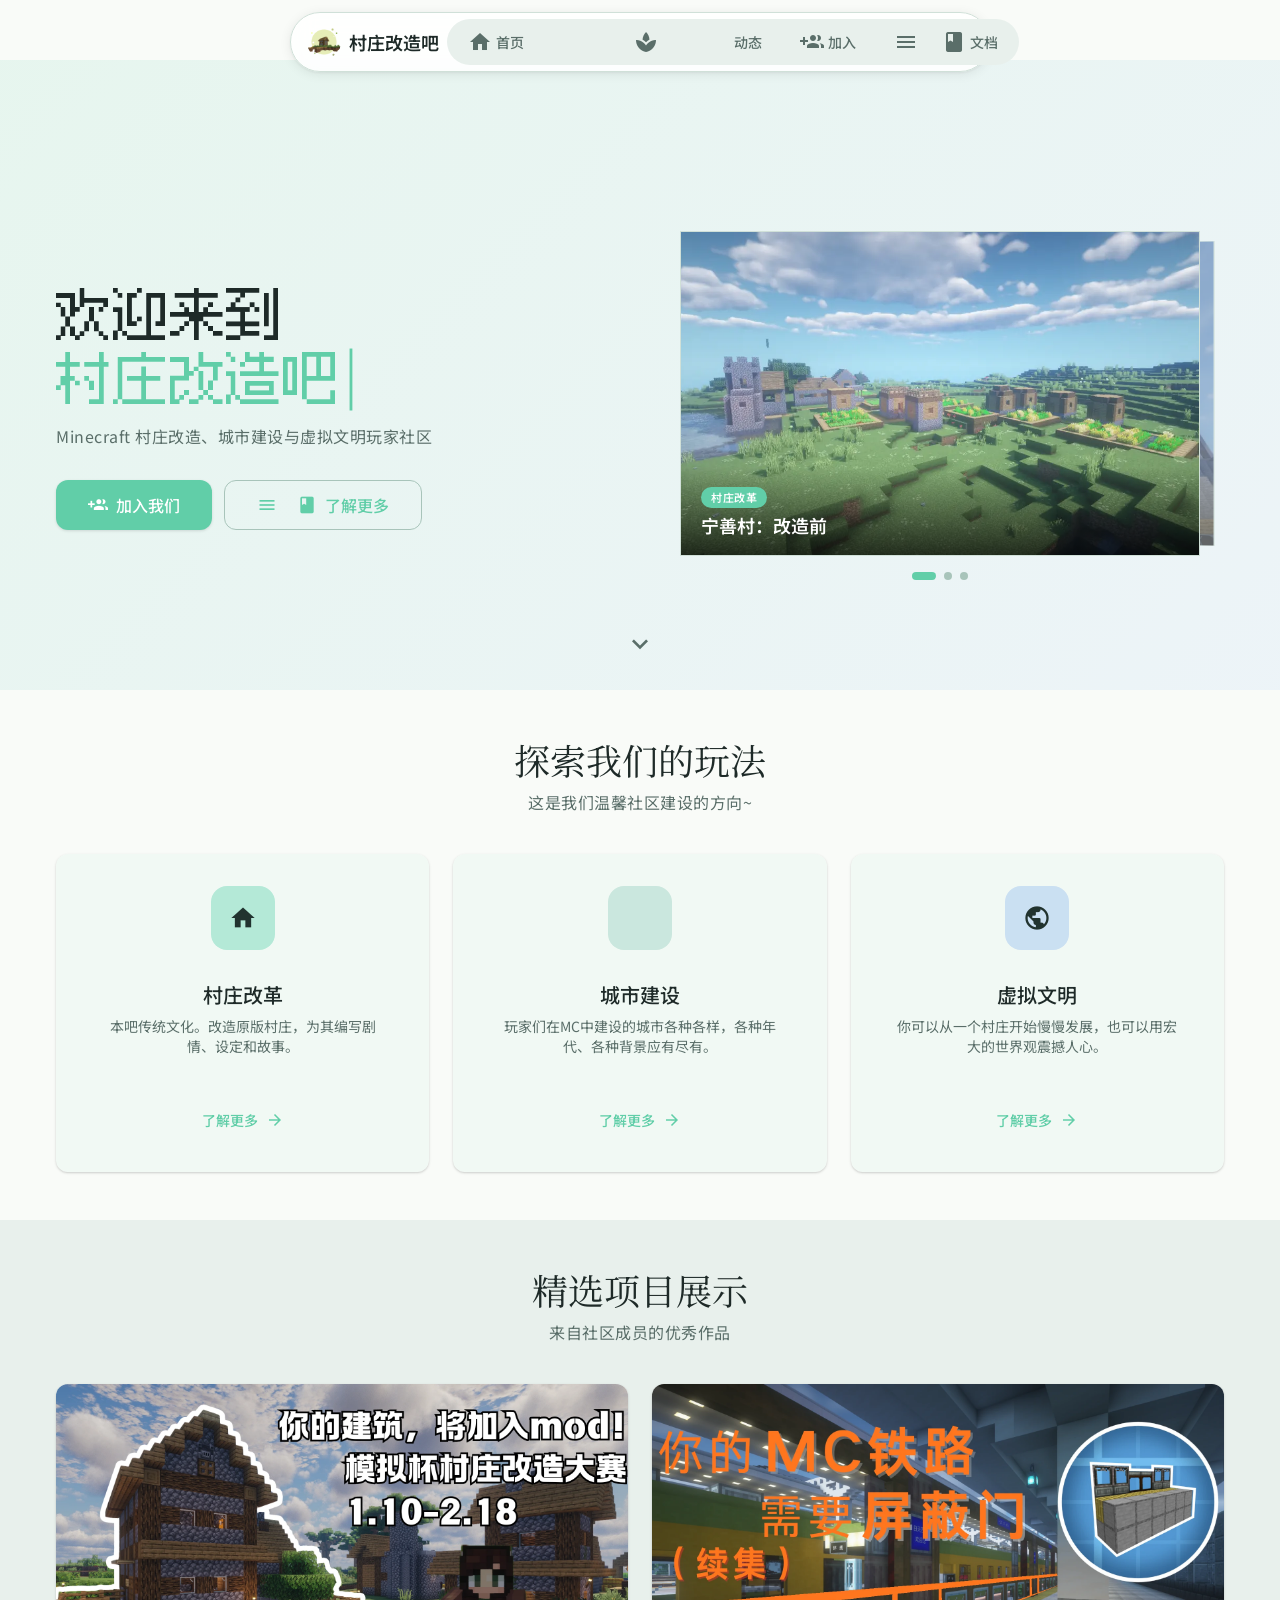
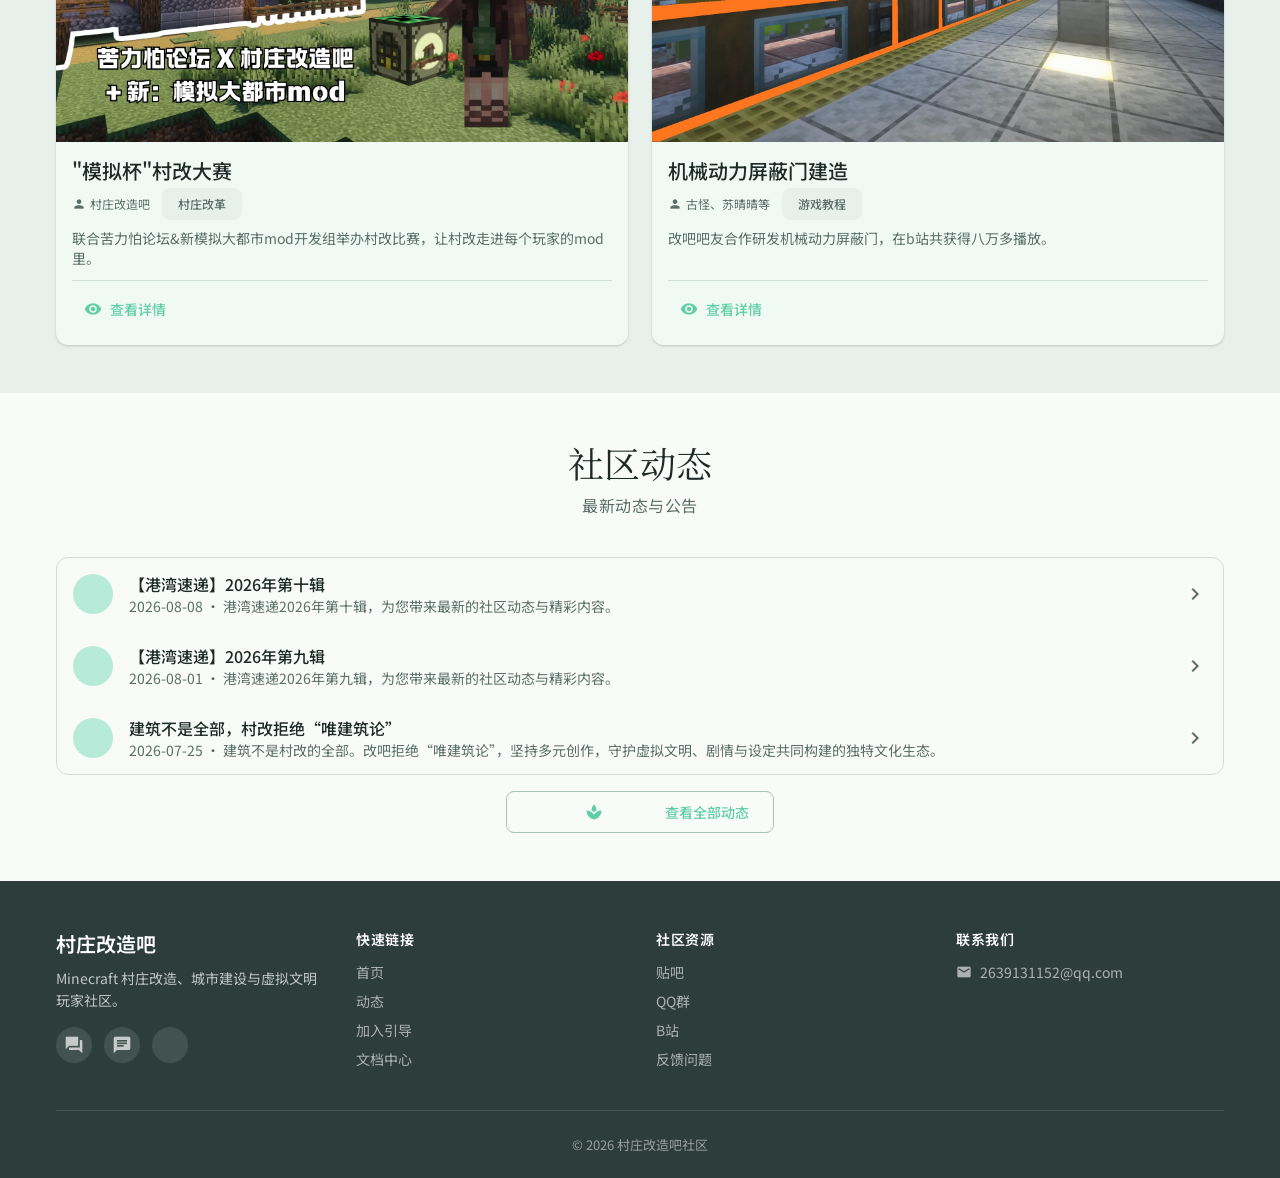
<file: index.html>
<!DOCTYPE html>
<html lang="zh-CN">
<head>
  <meta charset="UTF-8">
  <meta name="viewport" content="width=device-width, initial-scale=1.0">
  <meta name="description" content="村庄改造吧 - Minecraft村庄改造、村庄改革、虚拟文明玩家社区。提供村改教程、城市建设指南、虚拟文明介绍、社区活动等内容。">
  <meta name="keywords" content="村庄改造吧, Minecraft, 村改, 城市建设, 虚拟文明, 建筑教程, 村庄改革">
  <meta name="author" content="村庄改造吧社区">
  <meta name="theme-color" content="#61CEA8">
  <meta name="robots" content="index, follow">
  
  <!-- Canonical URL -->
  <link rel="canonical" href="https://realsuqingqing.github.io/">
  
  <!-- Open Graph / Facebook -->
  <meta property="og:type" content="website">
  <meta property="og:url" content="https://realsuqingqing.github.io/">
  <meta property="og:title" content="村庄改造吧 - Minecraft村庄改造与城市建设社区">
  <meta property="og:description" content="Minecraft村庄改造、村庄改革、虚拟文明玩家社区。提供村改教程、城市建设指南、社区活动等内容。">
  <meta property="og:image" content="https://realsuqingqing.github.io/assets/images/icons/common_123_icon.png">
  <meta property="og:locale" content="zh_CN">
  <meta property="og:site_name" content="村庄改造吧">
  
  <!-- Twitter Card -->
  <meta name="twitter:card" content="summary_large_image">
  <meta name="twitter:url" content="https://realsuqingqing.github.io/">
  <meta name="twitter:title" content="村庄改造吧 - Minecraft村庄改造与城市建设社区">
  <meta name="twitter:description" content="Minecraft村庄改造、村庄改革、虚拟文明玩家社区。提供村改教程、城市建设指南、社区活动等内容。">
  <meta name="twitter:image" content="https://realsuqingqing.github.io/assets/images/icons/common_123_icon.png">
  
  <title>村庄改造吧 - Minecraft村庄改造社区</title>

  <!-- Stylesheets -->
  <link rel="stylesheet" href="assets/css/main.css">
  <link rel="stylesheet" href="assets/css/components.css">
  <link rel="stylesheet" href="assets/css/pages.css">
  
  <!-- Structured Data: Organization -->
  <script type="application/ld+json">
  {
    "@context": "https://schema.org",
    "@type": "Organization",
    "name": "村庄改造吧",
    "alternateName": "Village Reform Bar",
    "description": "Minecraft村庄改造、村庄改革、虚拟文明玩家社区",
    "url": "https://realsuqingqing.github.io/",
    "logo": "https://realsuqingqing.github.io/assets/images/icons/common_123_icon.png",
    "sameAs": [
      "https://tieba.baidu.com/f?kw=村庄改造",
      "https://klpbbs.com/forum-123-1.html"
    ]
  }
  </script>
  
  <!-- Structured Data: WebSite -->
  <script type="application/ld+json">
  {
    "@context": "https://schema.org",
    "@type": "WebSite",
    "name": "村庄改造吧",
    "url": "https://realsuqingqing.github.io/",
    "potentialAction": {
      "@type": "SearchAction",
      "target": "https://realsuqingqing.github.io/docs/?search={search_term_string}",
      "query-input": "required name=search_term_string"
    }
  }
  </script>
</head>
<body>

  <!-- ========== Top App Bar ========== -->
  <header class="app-bar">
    <a href="./" class="app-bar__brand">
      <div class="app-bar__logo">
        <img src="./assets/images/icons/common_123_icon.png" alt="村庄改造吧" class="app-bar__logo-img">
      </div>
      <span class="app-bar__title">村庄改造吧</span>
    </a>

    <button class="app-bar__menu-btn md-state-layer" id="menuToggle" aria-label="打开菜单" aria-expanded="false">
      <span class="material-icons">menu</span>
    </button>

    <nav class="app-bar__nav" id="navLinks">
      <a href="./" class="app-bar__nav-link app-bar__nav-link--active md-state-layer">
        <span class="material-icons">home</span>
        <span>首页</span>
      </a>
      <a href="./news/" class="app-bar__nav-link md-state-layer">
        <span class="material-icons">newspaper</span>
        <span>动态</span>
      </a>
      <a href="./join/" class="app-bar__nav-link md-state-layer">
        <span class="material-icons">group_add</span>
        <span>加入</span>
      </a>
      <a href="./docs/" class="app-bar__nav-link md-state-layer">
        <span class="material-icons">menu_book</span>
        <span>文档</span>
      </a>
    </nav>
  </header>

  <main>
    <!-- ========== Hero Section ========== -->
    <section class="hero">
      <div class="hero__container container">
        <!-- 左侧内容 -->
        <div class="hero__content">
          <h1 class="hero__title display-large" id="typewriter-title">
            <span id="typewriter-text"></span><span class="typewriter-cursor">|</span>
          </h1>
          <p class="hero__subtitle body-large">
            Minecraft 村庄改造、城市建设与虚拟文明玩家社区
          </p>
          <div class="hero__actions">
            <a href="./join/" class="btn btn--filled btn--large md-state-layer">
              <span class="material-icons">group_add</span>
              加入我们
            </a>
            <a href="./docs/" class="btn btn--outlined btn--large md-state-layer">
              <span class="material-icons">menu_book</span>
              了解更多
            </a>
          </div>
        </div>

        <!-- 右侧轮播 -->
        <div class="hero__carousel" id="heroCarousel">
          <div class="hero__carousel-stack" id="carouselStack">
            <!-- 由 JS 从 carousel-images.json 动态生成 -->
          </div>
          <div class="hero__carousel-dots" id="carouselDots"></div>
        </div>
      </div>

      <a href="#features" class="hero__scroll-down" aria-label="向下滚动">
        <span class="material-icons" style="font-size:32px;">keyboard_arrow_down</span>
      </a>
    </section>

    <!-- ========== 玩法速览 ========== -->
    <section class="section" id="features">
      <div class="container">
        <div class="section__header">
          <h2 class="section__title display-small">探索我们的玩法</h2>
          <p class="section__subtitle body-large">这是我们温馨社区建设的方向~</p>
        </div>

        <div class="grid grid--3">
          <!-- 卡片1: 村庄改革 -->
          <article class="card--elevated feature-card animate-in">
            <div class="card__icon">
              <span class="material-icons">home</span>
            </div>
            <div class="card__body" style="text-align:center;">
              <h3 class="card__title">村庄改革</h3>
              <p class="card__text">本吧传统文化。改造原版村庄，为其编写剧情、设定和故事。</p>
            </div>
            <div class="card__actions" style="justify-content:center;border:none;">
              <a href="./docs/#village-reform" class="btn btn--text md-state-layer">
                了解更多
                <span class="material-icons">arrow_forward</span>
              </a>
            </div>
          </article>

          <!-- 卡片2: 城市建设 -->
          <article class="card--elevated feature-card animate-in">
            <div class="card__icon" style="background-color:var(--md-secondary-container);">
              <span class="material-icons">apartment</span>
            </div>
            <div class="card__body" style="text-align:center;">
              <h3 class="card__title">城市建设</h3>
              <p class="card__text">玩家们在MC中建设的城市各种各样，各种年代、各种背景应有尽有。</p>
            </div>
            <div class="card__actions" style="justify-content:center;border:none;">
              <a href="./docs/#city-building" class="btn btn--text md-state-layer">
                了解更多
                <span class="material-icons">arrow_forward</span>
              </a>
            </div>
          </article>

          <!-- 卡片3: 虚拟文明 -->
          <article class="card--elevated feature-card animate-in">
            <div class="card__icon" style="background-color:#D0E0F5;">
              <span class="material-icons">public</span>
            </div>
            <div class="card__body" style="text-align:center;">
              <h3 class="card__title">虚拟文明</h3>
              <p class="card__text">你可以从一个村庄开始慢慢发展，也可以用宏大的世界观震撼人心。</p>
            </div>
            <div class="card__actions" style="justify-content:center;border:none;">
              <a href="./docs/#virtual-civilization" class="btn btn--text md-state-layer">
                了解更多
                <span class="material-icons">arrow_forward</span>
              </a>
            </div>
          </article>
        </div>
      </div>
    </section>

    <!-- ========== 精选项目展示 ========== -->
    <section class="section section--alt">
      <div class="container">
        <div class="section__header">
          <h2 class="section__title display-small">精选项目展示</h2>
          <p class="section__subtitle body-large">来自社区成员的优秀作品</p>
        </div>

        <div class="grid grid--3" id="projects-container">
          <div style="text-align:center;padding:var(--space-8);grid-column:1/-1;">
            <p class="body-medium" style="color:var(--md-on-surface-variant);">加载中...</p>
          </div>
        </div>
      </div>
    </section>

    <!-- ========== 社区动态预览 ========== -->
    <section class="section">
      <div class="container">
        <div class="section__header">
          <h2 class="section__title display-small">社区动态</h2>
          <p class="section__subtitle body-large">最新动态与公告</p>
        </div>

        <div class="card--outlined news-preview" id="news-preview">
          <div style="text-align:center;padding:var(--space-8);">
            <p class="body-medium" style="color:var(--md-on-surface-variant);">加载中...</p>
          </div>
        </div>

        <div class="news-preview__more">
          <a href="./news/" class="btn btn--outlined md-state-layer">
            <span class="material-icons">newspaper</span>
            查看全部动态
          </a>
        </div>
      </div>
    </section>
  </main>

  <!-- ========== Footer ========== -->
  <footer class="footer">
    <div class="container">
      <div class="footer__grid">
        <div>
          <div class="footer__brand">村庄改造吧</div>
          <p class="footer__desc">Minecraft 村庄改造、城市建设与虚拟文明玩家社区。</p>
          <div class="footer__social">
            <a href="https://tieba.baidu.com/f?kw=%E6%9D%91%E5%BA%84%E6%94%B9%E9%80%A0" class="footer__social-link" target="_blank" rel="noopener" aria-label="贴吧">
              <span class="material-icons" style="font-size:20px;">forum</span>
            </a>
            <a href="https://qm.qq.com/q/ZxU9BXbhWU" class="footer__social-link" target="_blank" rel="noopener" aria-label="QQ群">
              <span class="material-icons" style="font-size:20px;">chat</span>
            </a>
            <a href="https://space.bilibili.com/202536136" class="footer__social-link" target="_blank" rel="noopener" aria-label="B站">
              <span class="material-icons" style="font-size:20px;">smart_display</span>
            </a>
          </div>
        </div>
        <div>
          <h4 class="footer__heading">快速链接</h4>
          <ul class="footer__links">
            <li><a href="./" class="footer__link">首页</a></li>
            <li><a href="./news/" class="footer__link">动态</a></li>
            <li><a href="./join/" class="footer__link">加入引导</a></li>
            <li><a href="./docs/" class="footer__link">文档中心</a></li>
          </ul>
        </div>
        <div>
          <h4 class="footer__heading">社区资源</h4>
          <ul class="footer__links">
            <li><a href="https://tieba.baidu.com/f?kw=%E6%9D%91%E5%BA%84%E6%94%B9%E9%80%A0" class="footer__link" target="_blank" rel="noopener">贴吧</a></li>
            <li><a href="https://qm.qq.com/q/ZxU9BXbhWU" class="footer__link" target="_blank" rel="noopener">QQ群</a></li>
            <li><a href="https://space.bilibili.com/202536136" class="footer__link" target="_blank" rel="noopener">B站</a></li>
            <li><a href="https://github.com/RealSuQingqing/RealSuQingqing.github.io/issues" class="footer__link" target="_blank" rel="noopener">反馈问题</a></li>
          </ul>
        </div>
        <div>
          <h4 class="footer__heading">联系我们</h4>
          <ul class="footer__links">
            <li><a href="mailto:2639131152@qq.com" class="footer__link">
              <span class="material-icons" style="font-size:16px;">email</span>
              2639131152@qq.com
            </a></li>
          </ul>
        </div>
      </div>
      <div class="footer__bottom">
        <p>&copy; 2026 村庄改造吧社区</p>
      </div>
    </div>
  </footer>

  <!-- Scripts -->
  <script src="assets/js/main.js"></script>
  <script>
    // ============================================
    // 首页新闻预览加载 - 从 news-index.json 预定义列表获取
    // ============================================
    (async function () {
      const container = document.getElementById('news-preview');
      if (!container) return;

      try {
        // 从 news-index.json 加载预定义新闻列表
        const response = await fetch('news/news-index.json');
        if (!response.ok) throw new Error('HTTP ' + response.status);
        const data = await response.json();
        
        // 按日期从新到旧排序
        const newsList = data.news || [];
        newsList.sort((a, b) => new Date(b.date) - new Date(a.date));
        const latest = newsList.slice(0, 3);

        if (latest.length === 0) {
          container.innerHTML = '<p style="text-align:center;padding:var(--space-8);color:var(--md-on-surface-variant);">暂无内容</p>';
          return;
        }

        container.innerHTML = latest.map(item => `
          <a href="news/article.html?article=${encodeURIComponent(item.file.replace('.md', ''))}" class="list-item" style="text-decoration:none;">
            <div class="list-item__icon">
              <span class="material-icons">article</span>
            </div>
            <div class="list-item__content">
              <h4 class="list-item__title">${item.title}</h4>
              <p class="list-item__subtitle">${item.date} · ${item.profile || ''}</p>
            </div>
            <div class="list-item__trailing">
              <span class="material-icons">chevron_right</span>
            </div>
          </a>
        `).join('');
      } catch (error) {
        container.innerHTML = '<p style="text-align:center;padding:var(--space-8);color:var(--md-on-surface-variant);">加载失败</p>';
      }
    })();

    // ============================================
    // 精选项目展示 - 从 project-index.json 预定义列表获取
    // ============================================
    (async function () {
      const container = document.getElementById('projects-container');
      if (!container) return;

      try {
        // 从 project-index.json 加载预定义项目列表
        const response = await fetch('assets/data/projects/project-index.json');
        if (!response.ok) throw new Error('HTTP ' + response.status);
        const data = await response.json();
        
        let validProjects = data.projects || [];

        if (validProjects.length === 0) {
          container.innerHTML = '<p style="text-align:center;padding:var(--space-8);color:var(--md-on-surface-variant);grid-column:1/-1;">暂无项目</p>';
          return;
        }

        // 排序：先按 num 排序，num 相同则按标题字母顺序
        validProjects.sort((a, b) => {
          if (a.num !== b.num) return a.num - b.num;
          return (a.title || '').localeCompare(b.title || '', 'zh-CN');
        });

        // 检查是否有图片
        const hasAnyImage = validProjects.some(p => p.image);
        if (!hasAnyImage) {
          container.className = 'list-container';
          container.style.display = 'flex';
          container.style.flexDirection = 'column';
          container.style.gap = 'var(--space-3)';
        }

        container.innerHTML = validProjects.map(item => {
          const tagsHtml = Array.isArray(item.tag)
            ? item.tag.map(t => `<span class="chip chip--assist" style="font-size:12px;">${t}</span>`).join('')
            : '';

          // 有图片时使用卡片形式
          if (item.image) {
            const imageUrl = `assets/data/projects/${item.image}`;
            return `
              <article class="card--elevated project-card">
                <div class="card__image-wrap">
                  <img src="${imageUrl}" alt="${item.title}" class="card__image" loading="lazy">
                </div>
                <div class="card__body">
                  <h3 class="card__title">${item.title}</h3>
                  <div class="card__meta">
                    <span class="card__meta-item">
                      <span class="material-icons">person</span>
                      ${item.author}
                    </span>
                    ${tagsHtml}
                  </div>
                  <p class="card__text">${item.description}</p>
                  <div class="card__actions">
                    <a href="${item.link}" class="btn btn--text md-state-layer" target="_blank" rel="noopener">
                      <span class="material-icons">visibility</span>
                      查看详情
                    </a>
                  </div>
                </div>
              </article>
            `;
          }

          // 无图片时使用列表项形式
          return `
            <a href="${item.link}" class="list-item" style="text-decoration:none;" target="_blank" rel="noopener">
              <div class="list-item__icon">
                <span class="material-icons">folder</span>
              </div>
              <div class="list-item__content">
                <h4 class="list-item__title">${item.title}</h4>
                <p class="list-item__subtitle">${item.author} · ${item.description}</p>
              </div>
              <div class="list-item__trailing">
                <span class="material-icons">chevron_right</span>
              </div>
            </a>
          `;
        }).join('');
      } catch (error) {
        console.error('项目加载失败:', error);
        container.innerHTML = '<p style="text-align:center;padding:var(--space-8);color:var(--md-on-surface-variant);grid-column:1/-1;">加载失败，请稍后重试</p>';
      }
    })();

    // ============================================
    // 打字机效果 - JavaScript 实现
    // ============================================
    (function () {
      const textElement = document.getElementById('typewriter-text');
      const cursorElement = document.querySelector('.typewriter-cursor');
      if (!textElement) return;

      const text = '欢迎来到\n村庄改造吧';
      const lines = text.split('\n');
      let lineIndex = 0;
      let charIndex = 0;
      let currentHtml = '';

      // 配置参数
      const MIN_SPEED = 100;  // 最小间隔(ms)
      const MAX_SPEED = 150;  // 最大间隔(ms)

      function getRandomSpeed() {
        return Math.random() * (MAX_SPEED - MIN_SPEED) + MIN_SPEED;
      }

      function typeNextChar() {
        if (lineIndex >= lines.length) {
          // 打字完成，添加完成类
          if (cursorElement) {
            cursorElement.classList.add('typewriter-cursor--finished');
          }
          return;
        }

        const currentLine = lines[lineIndex];

        if (charIndex < currentLine.length) {
          // 继续打字
          const char = currentLine[charIndex];
          
          // 处理第二行（村庄改造吧）使用强调色
          if (lineIndex === 1 && charIndex === 0) {
            currentHtml += '<span class="hero__title-accent">';
          }
          
          currentHtml += char;
          textElement.innerHTML = currentHtml;
          
          if (lineIndex === 1 && charIndex === currentLine.length - 1) {
            currentHtml += '</span>';
            textElement.innerHTML = currentHtml;
          }

          charIndex++;
          setTimeout(typeNextChar, getRandomSpeed());
        } else {
          // 当前行完成，换行
          if (lineIndex < lines.length - 1) {
            currentHtml += '<br>';
            textElement.innerHTML = currentHtml;
          }
          lineIndex++;
          charIndex = 0;
          setTimeout(typeNextChar, getRandomSpeed());
        }
      }

      // 延迟开始打字效果
      setTimeout(typeNextChar, 500);
    })();

    // ============================================
    // 英雄区轮播 - 读取 carousel-images.json
    // ============================================
    (function () {
      const carousel = document.getElementById('heroCarousel');
      if (!carousel) return;

      const stack = document.getElementById('carouselStack');
      const dotsContainer = document.getElementById('carouselDots');
      let currentIndex = 0;
      let items = [];
      let autoPlayTimer = null;
      const AUTO_PLAY_INTERVAL = 4000;
      const IMAGE_DIR = 'assets/images/hero-carousel/';

      // 从 JSON 加载数据并动态生成卡片
      async function loadCarousel() {
        try {
          const response = await fetch(IMAGE_DIR + 'carousel-images.json');
          if (!response.ok) throw new Error('HTTP ' + response.status);
          items = await response.json();

          // 动态生成卡片
          stack.innerHTML = '';
          items.forEach((item, index) => {
            const imgSrc = item['image-source'].startsWith('http')
              ? item['image-source']
              : IMAGE_DIR + item['image-source'];

            const card = document.createElement('div');
            card.className = 'hero__carousel-card' + (index === 0 ? ' hero__carousel-card--active' : '');
            card.dataset.index = index;
            if (index === 1) card.classList.add('hero__carousel-card--next');
            card.innerHTML = `
              <img src="${imgSrc}" alt="${item['carousel-title']}" class="hero__carousel-img" loading="${index === 0 ? 'eager' : 'lazy'}">
              <div class="hero__carousel-info">
                <span class="hero__carousel-tag">${item['carousel-tag']}</span>
                <p class="hero__carousel-title">${item['carousel-title']}</p>
              </div>
            `;
            stack.appendChild(card);
          });

          // 创建指示点
          if (dotsContainer) {
            dotsContainer.innerHTML = '';
            items.forEach((_, i) => {
              const dot = document.createElement('button');
              dot.className = 'hero__carousel-dot' + (i === 0 ? ' hero__carousel-dot--active' : '');
              dot.setAttribute('aria-label', '切换到第' + (i + 1) + '张');
              dot.addEventListener('click', () => goToSlide(i));
              dotsContainer.appendChild(dot);
            });
          }

          startAutoPlay();
        } catch (error) {
          console.error('加载轮播数据失败:', error);
          stack.innerHTML = '<p style="text-align:center;padding:var(--space-8);color:var(--md-on-surface-variant);">轮播加载失败</p>';
        }
      }

      function goToSlide(index) {
        const allCards = stack.querySelectorAll('.hero__carousel-card');
        const total = allCards.length;
        if (total === 0) return;

        currentIndex = ((index % total) + total) % total;

        allCards.forEach((card, i) => {
          card.classList.remove('hero__carousel-card--active', 'hero__carousel-card--prev', 'hero__carousel-card--next');
          if (i === currentIndex) {
            card.classList.add('hero__carousel-card--active');
          } else if (i === (currentIndex - 1 + total) % total) {
            card.classList.add('hero__carousel-card--prev');
          } else if (i === (currentIndex + 1) % total) {
            card.classList.add('hero__carousel-card--next');
          }
        });

        const dots = dotsContainer.querySelectorAll('.hero__carousel-dot');
        dots.forEach((dot, i) => {
          dot.classList.toggle('hero__carousel-dot--active', i === currentIndex);
        });
      }

      function nextSlide() {
        goToSlide(currentIndex + 1);
      }

      function startAutoPlay() {
        stopAutoPlay();
        autoPlayTimer = setInterval(nextSlide, AUTO_PLAY_INTERVAL);
      }

      function stopAutoPlay() {
        if (autoPlayTimer) {
          clearInterval(autoPlayTimer);
          autoPlayTimer = null;
        }
      }

      carousel.addEventListener('mouseenter', stopAutoPlay);
      carousel.addEventListener('mouseleave', startAutoPlay);

      let touchStartX = 0;
      carousel.addEventListener('touchstart', (e) => {
        touchStartX = e.touches[0].clientX;
        stopAutoPlay();
      }, { passive: true });

      carousel.addEventListener('touchend', (e) => {
        const touchEndX = e.changedTouches[0].clientX;
        const diff = touchStartX - touchEndX;
        if (Math.abs(diff) > 50) {
          if (diff > 0) {
            goToSlide(currentIndex + 1);
          } else {
            goToSlide(currentIndex - 1);
          }
        }
        startAutoPlay();
      }, { passive: true });

      loadCarousel();
    })();
  </script>
</body>
</html>
</file>
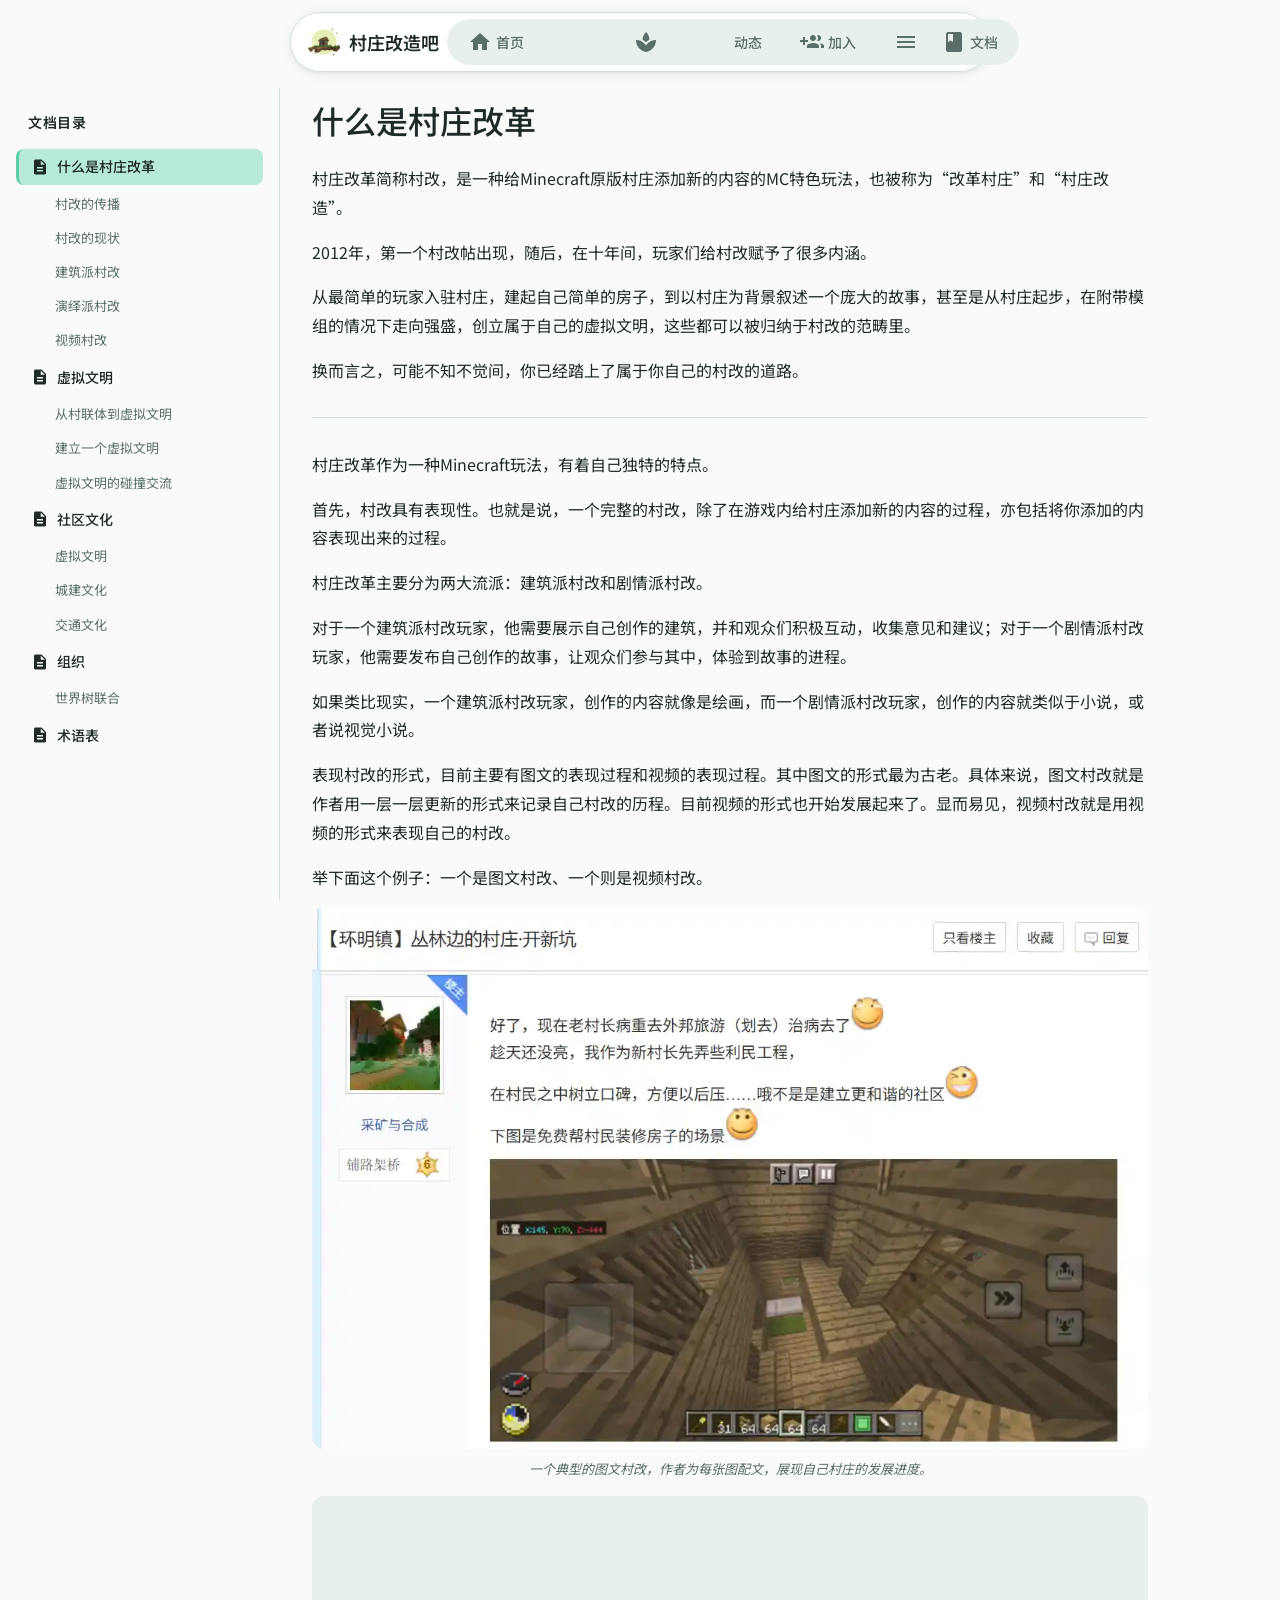
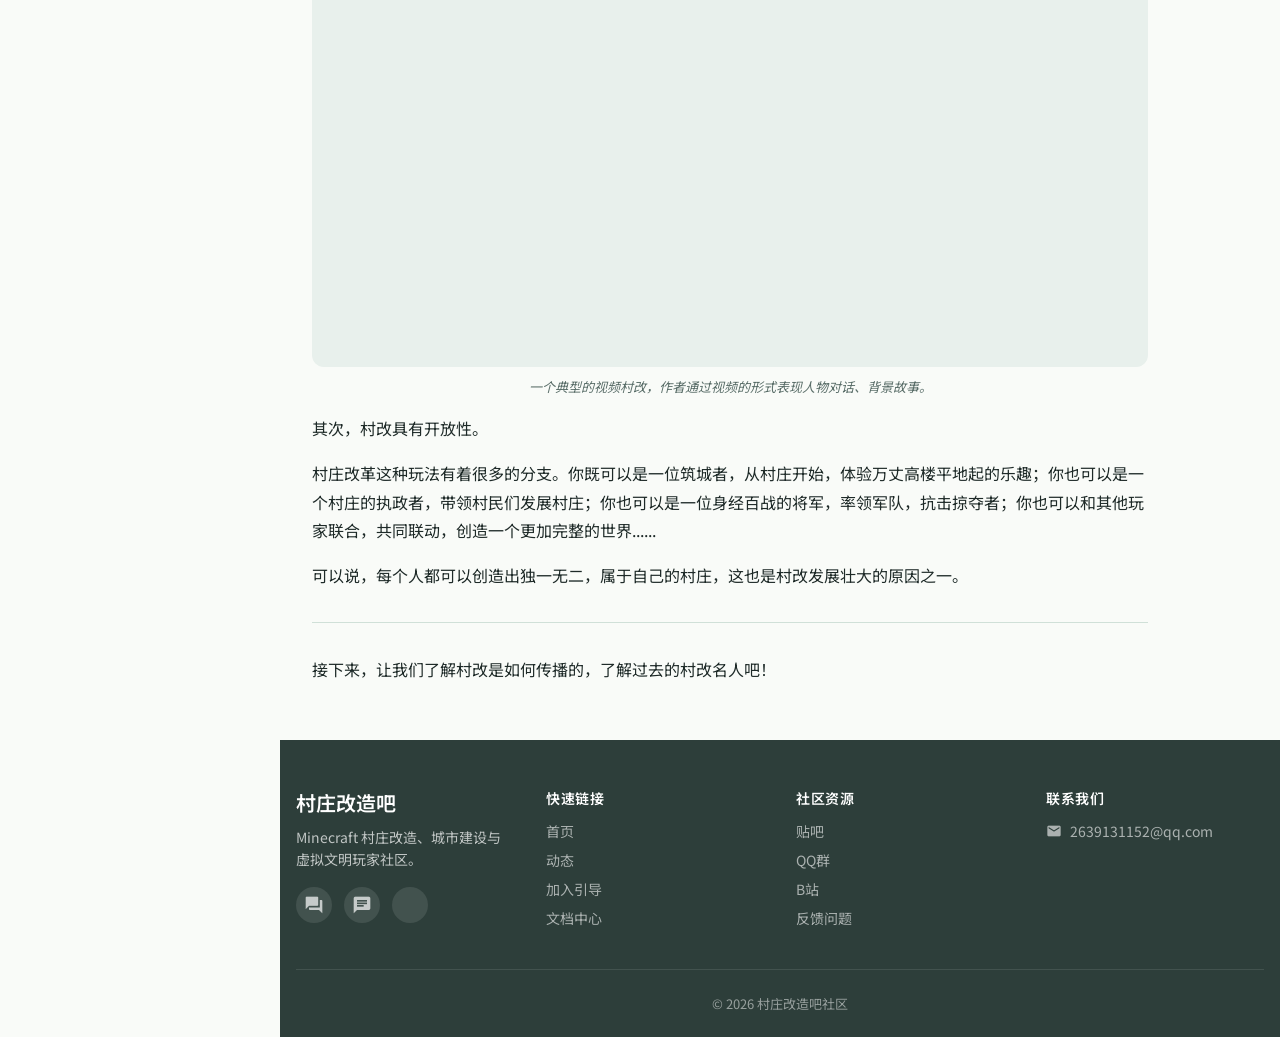
<file: docs/index.html>
<!DOCTYPE html>
<html lang="zh-CN">
<head>
  <meta charset="UTF-8">
  <meta name="viewport" content="width=device-width, initial-scale=1.0">
  <meta name="description" content="村庄改造吧文档中心 - 提供Minecraft村庄改造教程、城市建设指南、虚拟文明介绍等完整百科知识。">
  <meta name="keywords" content="村庄改造吧文档, 村改教程, 城市建设指南, 虚拟文明, Minecraft建筑">
  <meta name="author" content="村庄改造吧社区">
  <meta name="theme-color" content="#61CEA8">
  <meta name="robots" content="index, follow">
  
  <!-- Canonical URL -->
  <link rel="canonical" href="https://realsuqingqing.github.io/docs/">
  
  <!-- Open Graph -->
  <meta property="og:type" content="website">
  <meta property="og:url" content="https://realsuqingqing.github.io/docs/">
  <meta property="og:title" content="文档中心 - 村庄改造吧">
  <meta property="og:description" content="村庄改造吧文档中心 - 提供Minecraft村庄改造教程、城市建设指南、虚拟文明介绍等完整百科知识。">
  <meta property="og:image" content="https://realsuqingqing.github.io/assets/images/icons/common_123_icon.png">
  <meta property="og:locale" content="zh_CN">
  
  <!-- Twitter Card -->
  <meta name="twitter:card" content="summary">
  <meta name="twitter:title" content="文档中心 - 村庄改造吧">
  <meta name="twitter:description" content="村庄改造吧文档中心 - 提供Minecraft村庄改造教程、城市建设指南、虚拟文明介绍等完整百科知识。">
  
  <title>文档中心 - 村庄改造吧 | Minecraft村改教程与百科</title>

  <link rel="stylesheet" href="../assets/css/main.css">
  <link rel="stylesheet" href="../assets/css/components.css">
  <link rel="stylesheet" href="../assets/css/pages.css">
  
  <!-- Structured Data: CollectionPage -->
  <script type="application/ld+json">
  {
    "@context": "https://schema.org",
    "@type": "CollectionPage",
    "name": "文档中心 - 村庄改造吧",
    "description": "村庄改造吧文档中心 - 提供Minecraft村庄改造教程、城市建设指南、虚拟文明介绍等完整百科知识。",
    "url": "https://realsuqingqing.github.io/docs/",
    "isPartOf": {
      "@type": "WebSite",
      "name": "村庄改造吧",
      "url": "https://realsuqingqing.github.io/"
    }
  }
  </script>
</head>
<body>

  <!-- ========== Top App Bar ========== -->
  <header class="app-bar">
    <a href="../" class="app-bar__brand">
      <div class="app-bar__logo">
        <img src="../assets/images/icons/common_123_icon.png" alt="村庄改造吧" class="app-bar__logo-img">
      </div>
      <span class="app-bar__title">村庄改造吧</span>
    </a>

    <button class="app-bar__menu-btn md-state-layer" id="menuToggle" aria-label="打开菜单" aria-expanded="false">
      <span class="material-icons">menu</span>
    </button>

    <nav class="app-bar__nav" id="navLinks">
      <a href="../" class="app-bar__nav-link md-state-layer">
        <span class="material-icons">home</span>
        <span>首页</span>
      </a>
      <a href="../news/" class="app-bar__nav-link md-state-layer">
        <span class="material-icons">newspaper</span>
        <span>动态</span>
      </a>
      <a href="../join/" class="app-bar__nav-link md-state-layer">
        <span class="material-icons">group_add</span>
        <span>加入</span>
      </a>
      <a href="./" class="app-bar__nav-link app-bar__nav-link--active md-state-layer">
        <span class="material-icons">menu_book</span>
        <span>文档</span>
      </a>
    </nav>
  </header>

  <!-- ========== 文档主体 ========== -->
  <div class="docs-page">

    <!-- 侧边栏目录 -->
    <aside class="docs-sidebar" id="docsSidebar">
      <div class="docs-sidebar__title">文档目录</div>
      <div id="toc-list" class="docs-sidebar__list">
        <p class="body-small" style="color:var(--md-on-surface-variant);padding:var(--space-3);">加载中...</p>
      </div>
    </aside>

    <!-- 文档内容 -->
    <div class="docs-content" id="docsContent">
      <div style="text-align:center;padding:var(--space-10);">
        <p class="body-large" style="color:var(--md-on-surface-variant);">加载中...</p>
      </div>
    </div>

    <!-- 移动端目录按钮 -->
    <button class="docs-sidebar-toggle" id="sidebarToggle" aria-label="打开目录">
      <span class="material-icons">menu</span>
    </button>
  </div>

  <!-- ========== Footer ========== -->
  <footer class="footer footer--docs">
    <div class="container">
      <div class="footer__grid">
        <div>
          <div class="footer__brand">村庄改造吧</div>
          <p class="footer__desc">Minecraft 村庄改造、城市建设与虚拟文明玩家社区。</p>
          <div class="footer__social">
            <a href="https://tieba.baidu.com/f?kw=%E6%9D%91%E5%BA%84%E6%94%B9%E9%80%A0" class="footer__social-link" target="_blank" rel="noopener" aria-label="贴吧">
              <span class="material-icons" style="font-size:20px;">forum</span>
            </a>
            <a href="https://qm.qq.com/q/ZxU9BXbhWU" class="footer__social-link" target="_blank" rel="noopener" aria-label="QQ群">
              <span class="material-icons" style="font-size:20px;">chat</span>
            </a>
            <a href="https://space.bilibili.com/202536136" class="footer__social-link" target="_blank" rel="noopener" aria-label="B站">
              <span class="material-icons" style="font-size:20px;">smart_display</span>
            </a>
          </div>
        </div>
        <div>
          <h4 class="footer__heading">快速链接</h4>
          <ul class="footer__links">
            <li><a href="../" class="footer__link">首页</a></li>
            <li><a href="../news/" class="footer__link">动态</a></li>
            <li><a href="../join/" class="footer__link">加入引导</a></li>
            <li><a href="./" class="footer__link">文档中心</a></li>
          </ul>
        </div>
        <div>
          <h4 class="footer__heading">社区资源</h4>
          <ul class="footer__links">
            <li><a href="https://tieba.baidu.com/f?kw=%E6%9D%91%E5%BA%84%E6%94%B9%E9%80%A0" class="footer__link" target="_blank" rel="noopener">贴吧</a></li>
            <li><a href="https://qm.qq.com/q/ZxU9BXbhWU" class="footer__link" target="_blank" rel="noopener">QQ群</a></li>
            <li><a href="https://space.bilibili.com/202536136" class="footer__link" target="_blank" rel="noopener">B站</a></li>
            <li><a href="https://github.com/RealSuQingqing/RealSuQingqing.github.io/issues" class="footer__link" target="_blank" rel="noopener">反馈问题</a></li>
          </ul>
        </div>
        <div>
          <h4 class="footer__heading">联系我们</h4>
          <ul class="footer__links">
            <li><a href="mailto:2639131152@qq.com" class="footer__link">
              <span class="material-icons" style="font-size:16px;">email</span>
              2639131152@qq.com
            </a></li>
          </ul>
        </div>
      </div>
      <div class="footer__bottom">
        <p>&copy; 2026 村庄改造吧社区</p>
      </div>
    </div>
  </footer>

  <script src="../assets/js/main.js"></script>
  <script src="../assets/js/docs-loader.js"></script>
</body>
</html>
</file>
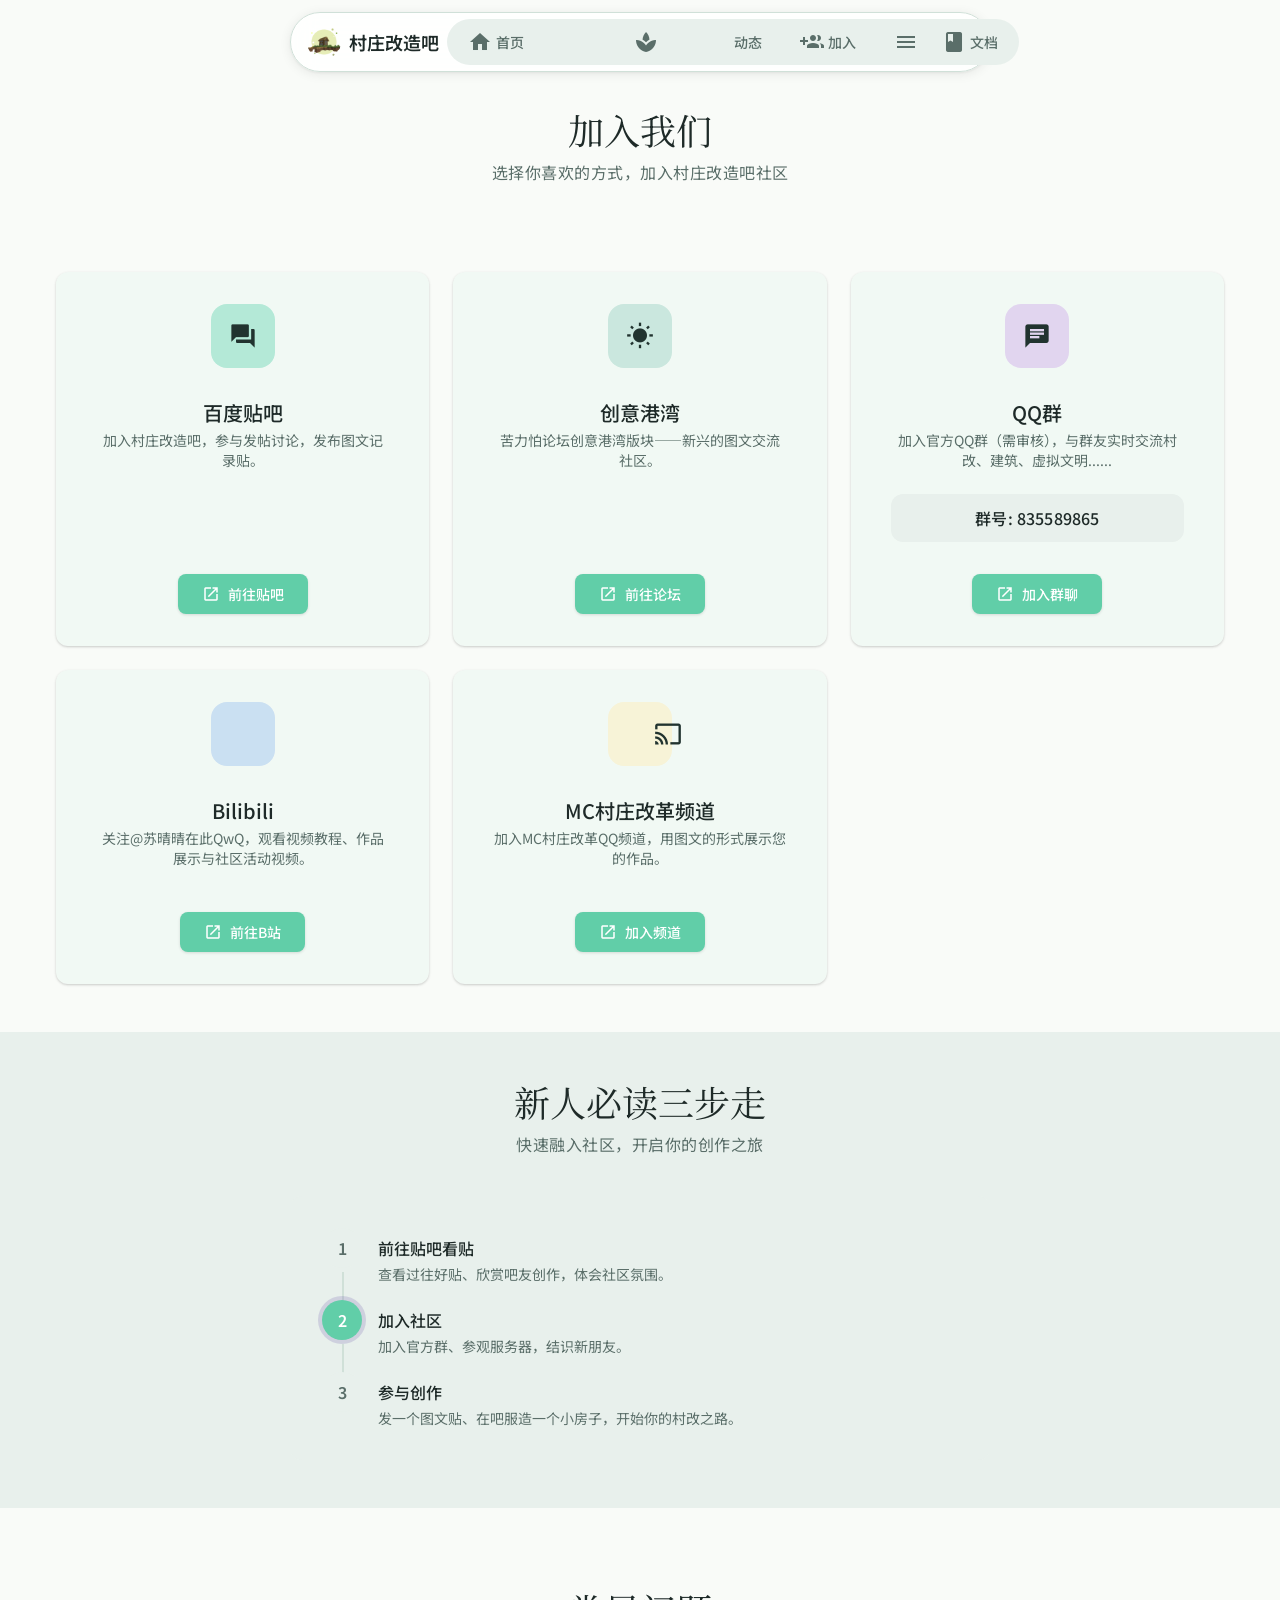
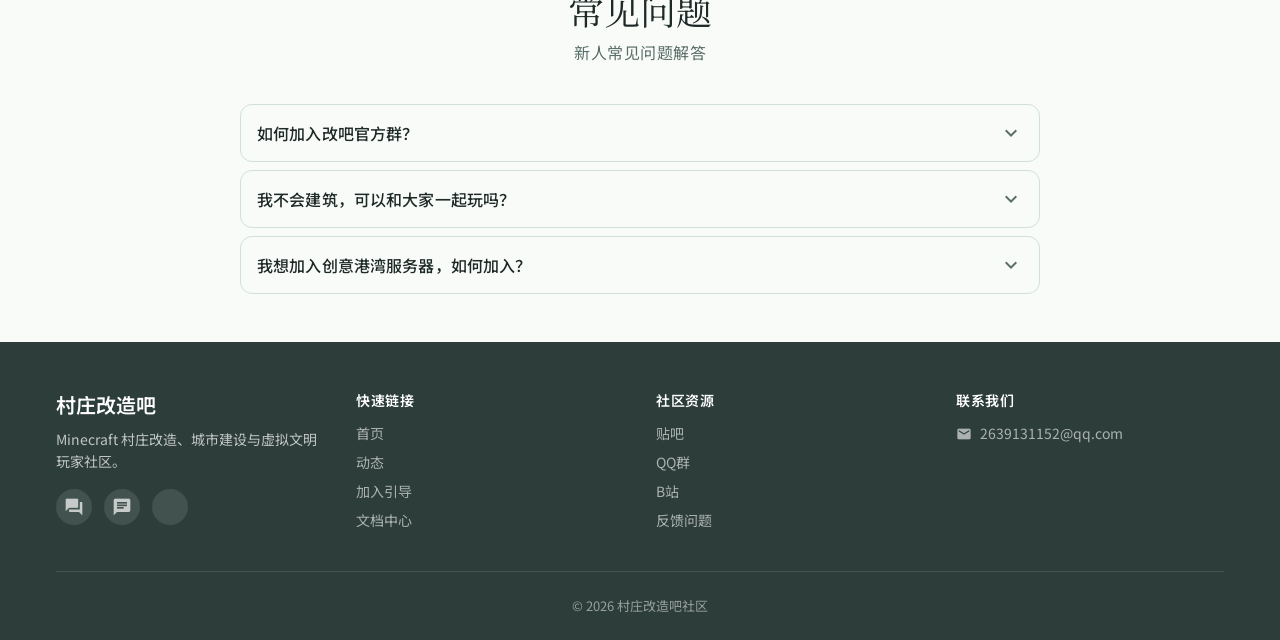
<file: join/index.html>
<!DOCTYPE html>
<html lang="zh-CN">
<head>
  <meta charset="UTF-8">
  <meta name="viewport" content="width=device-width, initial-scale=1.0">
  <meta name="description" content="加入村庄改造吧 - 贴吧、QQ群、B站，新人引导与FAQ">
  <meta name="theme-color" content="#61CEA8">
  <title>加入引导 - 村庄改造吧</title>

  <link rel="stylesheet" href="../assets/css/main.css">
  <link rel="stylesheet" href="../assets/css/components.css">
  <link rel="stylesheet" href="../assets/css/pages.css">
</head>
<body>

  <!-- ========== Top App Bar ========== -->
  <header class="app-bar">
    <a href="../" class="app-bar__brand">
      <div class="app-bar__logo">
        <img src="../assets/images/icons/common_123_icon.png" alt="村庄改造吧" class="app-bar__logo-img">
      </div>
      <span class="app-bar__title">村庄改造吧</span>
    </a>

    <button class="app-bar__menu-btn md-state-layer" id="menuToggle" aria-label="打开菜单" aria-expanded="false">
      <span class="material-icons">menu</span>
    </button>

    <nav class="app-bar__nav" id="navLinks">
      <a href="../" class="app-bar__nav-link md-state-layer">
        <span class="material-icons">home</span>
        <span>首页</span>
      </a>
      <a href="../news/" class="app-bar__nav-link md-state-layer">
        <span class="material-icons">newspaper</span>
        <span>动态</span>
      </a>
      <a href="./" class="app-bar__nav-link app-bar__nav-link--active md-state-layer">
        <span class="material-icons">group_add</span>
        <span>加入</span>
      </a>
      <a href="../docs/" class="app-bar__nav-link md-state-layer">
        <span class="material-icons">menu_book</span>
        <span>文档</span>
      </a>
    </nav>
  </header>

  <main>
    <!-- ========== 页面头部 ========== -->
    <section class="page-header">
      <div class="container">
        <h1 class="page-header__title display-small">加入我们</h1>
        <p class="page-header__subtitle body-large">选择你喜欢的方式，加入村庄改造吧社区</p>
      </div>
    </section>

    <!-- ========== 加入方式卡片 ========== -->
    <section class="section">
      <div class="container">
        <div class="grid grid--3">
          <!-- 百度贴吧 -->
          <article class="card--elevated join-card" style="transition-delay: 0s;">
            <div class="card__icon">
              <span class="material-icons">forum</span>
            </div>
            <div class="card__body" style="text-align:center;">
              <h3 class="card__title">百度贴吧</h3>
              <p class="card__text">加入村庄改造吧，参与发帖讨论，发布图文记录贴。</p>
            </div>
            <div class="card__actions" style="justify-content:center;border:none;">
              <a href="https://tieba.baidu.com/f?kw=%E6%9D%91%E5%BA%84%E6%94%B9%E9%80%A0" class="btn btn--filled md-state-layer" target="_blank" rel="noopener">
                <span class="material-icons">open_in_new</span>
                前往贴吧
              </a>
            </div>
          </article>

          <!-- 创意港湾 -->
          <article class="card--elevated join-card" style="transition-delay: 0.1s;">
            <div class="card__icon" style="background-color:var(--md-secondary-container);">
              <span class="material-icons">wb_sunny</span>
            </div>
            <div class="card__body" style="text-align:center;">
              <h3 class="card__title">创意港湾</h3>
              <p class="card__text">苦力怕论坛创意港湾版块——新兴的图文交流社区。</p>
            </div>
            <div class="card__actions" style="justify-content:center;border:none;">
              <a href="https://klpbbs.com/forum-123-1.html" class="btn btn--filled md-state-layer" target="_blank" rel="noopener">
                <span class="material-icons">open_in_new</span>
                前往论坛
              </a>
            </div>
          </article>

          <!-- QQ群 -->
          <article class="card--elevated join-card" style="transition-delay: 0.2s;">
            <div class="card__icon" style="background-color:#E8D5F2;">
              <span class="material-icons">chat</span>
            </div>
            <div class="card__body" style="text-align:center;">
              <h3 class="card__title">QQ群</h3>
              <p class="card__text">加入官方QQ群（需审核），与群友实时交流村改、建筑、虚拟文明......</p>
              <div class="card--filled" style="margin-top:var(--space-3);padding:var(--space-3);display:inline-block;">
                <p class="title-medium" style="color:var(--md-on-surface);">群号: 835589865</p>
              </div>
            </div>
            <div class="card__actions" style="justify-content:center;border:none;">
              <a href="https://qm.qq.com/q/ZxU9BXbhWU" class="btn btn--filled md-state-layer" target="_blank" rel="noopener">
                <span class="material-icons">open_in_new</span>
                加入群聊
              </a>
            </div>
          </article>

          <!-- Bilibili -->
          <article class="card--elevated join-card" style="transition-delay: 0.3s;">
            <div class="card__icon" style="background-color:#D0E0F5;">
              <span class="material-icons">smart_display</span>
            </div>
            <div class="card__body" style="text-align:center;">
              <h3 class="card__title">Bilibili</h3>
              <p class="card__text">关注@苏晴晴在此QwQ，观看视频教程、作品展示与社区活动视频。</p>
            </div>
            <div class="card__actions" style="justify-content:center;border:none;">
              <a href="https://space.bilibili.com/202536136" class="btn btn--filled md-state-layer" target="_blank" rel="noopener">
                <span class="material-icons">open_in_new</span>
                前往B站
              </a>
            </div>
          </article>

          <!-- MC村庄改革频道 -->
          <article class="card--elevated join-card" style="transition-delay: 0.4s;">
            <div class="card__icon" style="background-color:#FFF4D9;">
              <span class="material-icons">podcasts</span>
            </div>
            <div class="card__body" style="text-align:center;">
              <h3 class="card__title">MC村庄改革频道</h3>
              <p class="card__text">加入MC村庄改革QQ频道，用图文的形式展示您的作品。</p>
            </div>
            <div class="card__actions" style="justify-content:center;border:none;">
              <a href="https://pd.qq.com/s/a5rvfpkrw" class="btn btn--filled md-state-layer" target="_blank" rel="noopener">
                <span class="material-icons">open_in_new</span>
                加入频道
              </a>
            </div>
          </article>
        </div>
      </div>
    </section>

    <!-- ========== 新人必读三步走 ========== -->
    <section class="section section--alt">
      <div class="container">
        <div class="section__header">
          <h2 class="section__title display-small">新人必读三步走</h2>
          <p class="section__subtitle body-large">快速融入社区，开启你的创作之旅</p>
        </div>

        <div class="card--filled" style="max-width:700px;margin:0 auto;padding:var(--space-8);">
          <div class="stepper" id="stepper">
            <div class="stepper__step" data-step="1">
              <div class="stepper__number">1</div>
              <div class="stepper__content">
                <h4 class="stepper__title">前往贴吧看贴</h4>
                <p class="stepper__desc">查看过往好贴、欣赏吧友创作，体会社区氛围。</p>
              </div>
            </div>
            <div class="stepper__step" data-step="2">
              <div class="stepper__number">2</div>
              <div class="stepper__content">
                <h4 class="stepper__title">加入社区</h4>
                <p class="stepper__desc">加入官方群、参观服务器，结识新朋友。</p>
              </div>
            </div>
            <div class="stepper__step" data-step="3">
              <div class="stepper__number">3</div>
              <div class="stepper__content">
                <h4 class="stepper__title">参与创作</h4>
                <p class="stepper__desc">发一个图文贴、在吧服造一个小房子，开始你的村改之路。</p>
              </div>
            </div>
          </div>
        </div>
      </div>
    </section>

    <!-- ========== FAQ ========== -->
    <section class="section faq-section">
      <div class="container">
        <div class="section__header">
          <h2 class="section__title display-small">常见问题</h2>
          <p class="section__subtitle body-large">新人常见问题解答</p>
        </div>

        <div class="faq-list" id="faqList">
          <div class="expansion-panel">
            <button class="expansion-panel__header md-state-layer" aria-expanded="false">
              <span class="title-medium">如何加入改吧官方群？</span>
              <span class="material-icons expansion-panel__icon">expand_more</span>
            </button>
            <div class="expansion-panel__content" aria-hidden="true">
              <div class="expansion-panel__inner">
                <p class="body-medium">您需要加入审核群进行审核，审核通过后方可加入改吧官方群，与其他爱好者一起交流。</p>
              </div>
            </div>
          </div>

          <div class="expansion-panel">
            <button class="expansion-panel__header md-state-layer" aria-expanded="false">
              <span class="title-medium">我不会建筑，可以和大家一起玩吗？</span>
              <span class="material-icons expansion-panel__icon">expand_more</span>
            </button>
            <div class="expansion-panel__content" aria-hidden="true">
              <div class="expansion-panel__inner">
                <p class="body-medium">当然可以！改吧是爱好者社群，而非专业工作室，不以建筑水平论短长。只要玩的开心就好~</p>
              </div>
            </div>
          </div>

          <div class="expansion-panel">
            <button class="expansion-panel__header md-state-layer" aria-expanded="false">
              <span class="title-medium">我想加入创意港湾服务器，如何加入？</span>
              <span class="material-icons expansion-panel__icon">expand_more</span>
            </button>
            <div class="expansion-panel__content" aria-hidden="true">
              <div class="expansion-panel__inner">
                <p class="body-medium">您需要先加入创意港湾群，然后联系管理员获得服务器ip和客户端哦。</p>
              </div>
            </div>
          </div>
        </div>
      </div>
    </section>
  </main>

  <!-- ========== Footer ========== -->
  <footer class="footer">
    <div class="container">
      <div class="footer__grid">
        <div>
          <div class="footer__brand">村庄改造吧</div>
          <p class="footer__desc">Minecraft 村庄改造、城市建设与虚拟文明玩家社区。</p>
          <div class="footer__social">
            <a href="https://tieba.baidu.com/f?kw=%E6%9D%91%E5%BA%84%E6%94%B9%E9%80%A0" class="footer__social-link" target="_blank" rel="noopener" aria-label="贴吧">
              <span class="material-icons" style="font-size:20px;">forum</span>
            </a>
            <a href="https://qm.qq.com/q/ZxU9BXbhWU" class="footer__social-link" target="_blank" rel="noopener" aria-label="QQ群">
              <span class="material-icons" style="font-size:20px;">chat</span>
            </a>
            <a href="https://space.bilibili.com/202536136" class="footer__social-link" target="_blank" rel="noopener" aria-label="B站">
              <span class="material-icons" style="font-size:20px;">smart_display</span>
            </a>
          </div>
        </div>
        <div>
          <h4 class="footer__heading">快速链接</h4>
          <ul class="footer__links">
            <li><a href="../" class="footer__link">首页</a></li>
            <li><a href="../news/" class="footer__link">动态</a></li>
            <li><a href="./" class="footer__link">加入引导</a></li>
            <li><a href="../docs/" class="footer__link">文档中心</a></li>
          </ul>
        </div>
        <div>
          <h4 class="footer__heading">社区资源</h4>
          <ul class="footer__links">
            <li><a href="https://tieba.baidu.com/f?kw=%E6%9D%91%E5%BA%84%E6%94%B9%E9%80%A0" class="footer__link" target="_blank" rel="noopener">贴吧</a></li>
            <li><a href="https://qm.qq.com/q/ZxU9BXbhWU" class="footer__link" target="_blank" rel="noopener">QQ群</a></li>
            <li><a href="https://space.bilibili.com/202536136" class="footer__link" target="_blank" rel="noopener">B站</a></li>
            <li><a href="https://github.com/RealSuQingqing/RealSuQingqing.github.io/issues" class="footer__link" target="_blank" rel="noopener">反馈问题</a></li>
          </ul>
        </div>
        <div>
          <h4 class="footer__heading">联系我们</h4>
          <ul class="footer__links">
            <li><a href="mailto:2639131152@qq.com" class="footer__link">
              <span class="material-icons" style="font-size:16px;">email</span>
              2639131152@qq.com
            </a></li>
          </ul>
        </div>
      </div>
      <div class="footer__bottom">
        <p>&copy; 2026 村庄改造吧社区</p>
      </div>
    </div>
  </footer>

  <script src="../assets/js/main.js"></script>
  <script>
    // ============================================
    // 新人必读三步走 - 步骤高亮循环
    // ============================================
    (function () {
      const stepper = document.getElementById('stepper');
      if (!stepper) return;

      const steps = stepper.querySelectorAll('.stepper__step');
      if (steps.length === 0) return;

      let currentIndex = 0;
      const interval = 2000; // 每2秒切换一次

      function highlightStep(index) {
        steps.forEach(function (step, i) {
          if (i === index) {
            step.classList.add('stepper__step--active');
          } else {
            step.classList.remove('stepper__step--active');
          }
        });
      }

      // 初始高亮第一个
      highlightStep(0);

      // 启动循环
      setInterval(function () {
        currentIndex = (currentIndex + 1) % steps.length;
        highlightStep(currentIndex);
      }, interval);
    })();
  </script>
  <script>
    // ============================================
    // FAQ 手风琴动画
    // ============================================
    (function () {
      const faqList = document.getElementById('faqList');
      if (!faqList) return;

      const panels = faqList.querySelectorAll('.expansion-panel');
      const animatingPanels = new Set();

      panels.forEach(function (panel) {
        const header = panel.querySelector('.expansion-panel__header');
        const content = panel.querySelector('.expansion-panel__content');
        const inner = panel.querySelector('.expansion-panel__inner');

        if (!header || !content || !inner) return;

        header.addEventListener('click', function () {
          if (animatingPanels.has(panel)) return; // 该面板正在动画中，忽略点击

          const isExpanded = panel.classList.contains('expansion-panel--expanded');

          if (isExpanded) {
            collapsePanel(panel, content);
          } else {
            // 先关闭其他展开的面板
            expandPanel(panel, content, inner);
          }
        });
      });

      function expandPanel(panel, content, inner) {
        animatingPanels.add(panel);

        // 获取实际内容高度
        // 先临时设置 height: auto, opacity: 1 来测量
        content.style.transition = 'none';
        content.style.height = 'auto';
        var targetHeight = content.offsetHeight;
        content.style.height = '0px';
        // 强制回流
        content.offsetHeight;

        // 应用过渡
        content.style.transition = 'height 0.4s cubic-bezier(0.4, 0, 0.2, 1)';
        content.style.height = targetHeight + 'px';

        // 更新 ARIA 和类名
        var header = panel.querySelector('.expansion-panel__header');
        panel.classList.add('expansion-panel--expanded');
        if (header) header.setAttribute('aria-expanded', 'true');
        content.setAttribute('aria-hidden', 'false');

        // 动画完成后清理
        var onEnd = function () {
          content.style.height = 'auto';
          content.removeEventListener('transitionend', onEnd);
          animatingPanels.delete(panel);
        };
        content.addEventListener('transitionend', onEnd);
        // 兜底：如果 transitionend 未触发，超时重置
        setTimeout(function () {
          content.style.height = 'auto';
          animatingPanels.delete(panel);
        }, 450);
      }

      function collapsePanel(panel, content) {
        animatingPanels.add(panel);

        // 从 auto 切换到具体数值才能过渡
        content.style.height = content.scrollHeight + 'px';
        content.offsetHeight; // 强制回流

        content.style.transition = 'height 0.35s cubic-bezier(0.4, 0, 0.2, 1)';
        content.style.height = '0px';

        // 更新 ARIA
        var header = panel.querySelector('.expansion-panel__header');
        panel.classList.remove('expansion-panel--expanded');
        if (header) header.setAttribute('aria-expanded', 'false');
        content.setAttribute('aria-hidden', 'true');

        // 动画完成后清理
        var onEnd = function () {
          content.removeEventListener('transitionend', onEnd);
          animatingPanels.delete(panel);
        };
        content.addEventListener('transitionend', onEnd);
        // 兜底超时
        setTimeout(function () {
          animatingPanels.delete(panel);
        }, 400);
      }

      function closePanelImmediate(panel) {
        var content = panel.querySelector('.expansion-panel__content');
        var header = panel.querySelector('.expansion-panel__header');
        if (!content) return;

        content.style.transition = 'none';
        content.style.height = '0px';

        panel.classList.remove('expansion-panel--expanded');
        if (header) header.setAttribute('aria-expanded', 'false');
        content.setAttribute('aria-hidden', 'true');
      }
    })();
  </script>
  <script>
    // 加入页面卡片浮入动画
    document.addEventListener('DOMContentLoaded', function() {
      const cards = document.querySelectorAll('.join-card');
      if (cards.length === 0) return;

      // 创建 Intersection Observer 监听卡片进入视口
      const observer = new IntersectionObserver((entries) => {
        entries.forEach(entry => {
          if (entry.isIntersecting) {
            entry.target.classList.add('join-card--visible');
            // 动画触发后取消观察
            observer.unobserve(entry.target);
          }
        });
      }, {
        threshold: 0.1, // 卡片10%可见时触发
        rootMargin: '0px 0px -30px 0px' // 提前30px触发
      });

      cards.forEach(card => observer.observe(card));
    });
  </script>
</body>
</html>
</file>
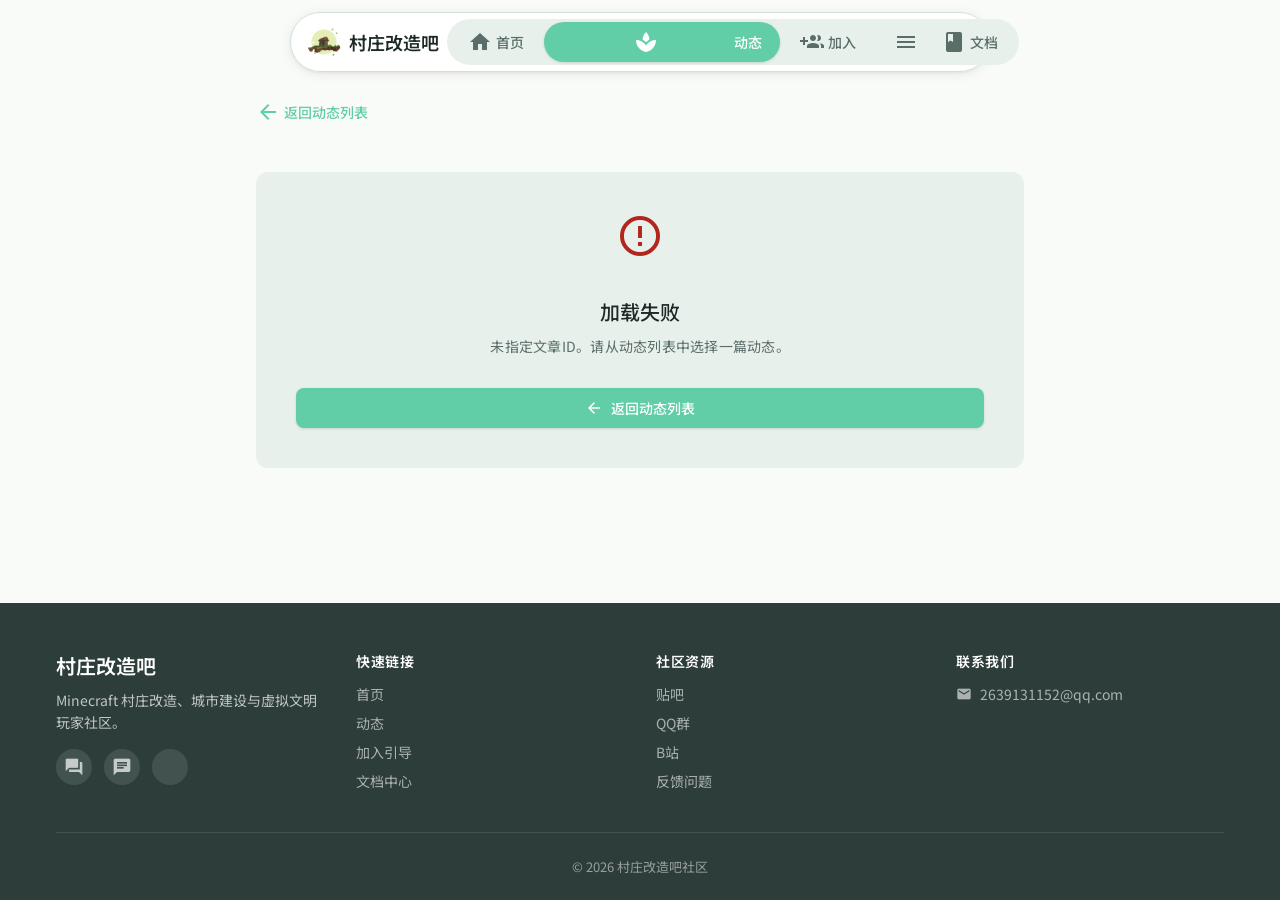
<file: news/article.html>
<!DOCTYPE html>
<html lang="zh-CN">
<head>
  <meta charset="UTF-8">
  <meta name="viewport" content="width=device-width, initial-scale=1.0">
  <meta name="description" content="村庄改造吧动态详情 - 查看社区公告、活动资讯、成员访谈等完整内容。">
  <meta name="keywords" content="村庄改造吧, 村改动态, Minecraft社区">
  <meta name="author" content="村庄改造吧社区">
  <meta name="theme-color" content="#61CEA8">
  <meta name="robots" content="index, follow">
  
  <!-- Canonical URL will be set dynamically -->
  <link rel="canonical" href="https://realsuqingqing.github.io/news/article.html" id="canonicalLink">
  
  <!-- Open Graph -->
  <meta property="og:type" content="article">
  <meta property="og:url" content="https://realsuqingqing.github.io/news/article.html" id="ogUrl">
  <meta property="og:title" content="动态详情 - 村庄改造吧" id="ogTitle">
  <meta property="og:description" content="村庄改造吧动态详情" id="ogDesc">
  <meta property="og:image" content="https://realsuqingqing.github.io/assets/images/icons/common_123_icon.png">
  <meta property="og:locale" content="zh_CN">
  <meta property="article:author" content="村庄改造吧">
  
  <!-- Twitter Card -->
  <meta name="twitter:card" content="summary">
  <meta name="twitter:title" content="动态详情 - 村庄改造吧" id="twitterTitle">
  <meta name="twitter:description" content="村庄改造吧动态详情" id="twitterDesc">
  
  <title>动态详情 - 村庄改造吧</title>

  <link rel="stylesheet" href="../assets/css/main.css">
  <link rel="stylesheet" href="../assets/css/components.css">
  <link rel="stylesheet" href="../assets/css/pages.css">
  
  <!-- Structured Data will be injected dynamically -->
  <script type="application/ld+json" id="articleSchema"></script>
</head>
<body>

  <!-- ========== Top App Bar ========== -->
  <header class="app-bar">
    <a href="../" class="app-bar__brand">
      <div class="app-bar__logo">
        <img src="../assets/images/icons/common_123_icon.png" alt="村庄改造吧" class="app-bar__logo-img">
      </div>
      <span class="app-bar__title">村庄改造吧</span>
    </a>

    <button class="app-bar__menu-btn md-state-layer" id="menuToggle" aria-label="打开菜单" aria-expanded="false">
      <span class="material-icons">menu</span>
    </button>

    <nav class="app-bar__nav" id="navLinks">
      <a href="../" class="app-bar__nav-link md-state-layer">
        <span class="material-icons">home</span>
        <span>首页</span>
      </a>
      <a href="./" class="app-bar__nav-link app-bar__nav-link--active md-state-layer">
        <span class="material-icons">newspaper</span>
        <span>动态</span>
      </a>
      <a href="../join/" class="app-bar__nav-link md-state-layer">
        <span class="material-icons">group_add</span>
        <span>加入</span>
      </a>
      <a href="../docs/" class="app-bar__nav-link md-state-layer">
        <span class="material-icons">menu_book</span>
        <span>文档</span>
      </a>
    </nav>
  </header>

  <main>
    <article class="news-detail">
      <div class="container">
        <a href="./" class="news-detail__back">
          <span class="material-icons">arrow_back</span>
          返回动态列表
        </a>

        <div class="news-detail__header" id="newsDetailHeader">
          <div style="text-align:center;padding:var(--space-10);">
            <div class="md-spinner" style="width:48px;height:48px;margin:0 auto var(--space-4);"></div>
            <p class="body-large" style="color:var(--md-on-surface-variant);">加载中...</p>
          </div>
        </div>

        <div class="news-detail__content" id="newsDetailContent">
          <div style="text-align:center;padding:var(--space-10);">
            <div class="md-spinner" style="width:48px;height:48px;margin:0 auto var(--space-4);"></div>
            <p class="body-large" style="color:var(--md-on-surface-variant);">加载中...</p>
          </div>
        </div>
      </div>
    </article>
  </main>

  <!-- ========== Footer ========== -->
  <footer class="footer">
    <div class="container">
      <div class="footer__grid">
        <div>
          <div class="footer__brand">村庄改造吧</div>
          <p class="footer__desc">Minecraft 村庄改造、城市建设与虚拟文明玩家社区。</p>
          <div class="footer__social">
            <a href="https://tieba.baidu.com/f?kw=%E6%9D%91%E5%BA%84%E6%94%B9%E9%80%A0" class="footer__social-link" target="_blank" rel="noopener" aria-label="贴吧">
              <span class="material-icons" style="font-size:20px;">forum</span>
            </a>
            <a href="https://qm.qq.com/q/ZxU9BXbhWU" class="footer__social-link" target="_blank" rel="noopener" aria-label="QQ群">
              <span class="material-icons" style="font-size:20px;">chat</span>
            </a>
            <a href="https://space.bilibili.com/202536136" class="footer__social-link" target="_blank" rel="noopener" aria-label="B站">
              <span class="material-icons" style="font-size:20px;">smart_display</span>
            </a>
          </div>
        </div>
        <div>
          <h4 class="footer__heading">快速链接</h4>
          <ul class="footer__links">
            <li><a href="../" class="footer__link">首页</a></li>
            <li><a href="./" class="footer__link">动态</a></li>
            <li><a href="../join/" class="footer__link">加入引导</a></li>
            <li><a href="../docs/" class="footer__link">文档中心</a></li>
          </ul>
        </div>
        <div>
          <h4 class="footer__heading">社区资源</h4>
          <ul class="footer__links">
            <li><a href="https://tieba.baidu.com/f?kw=%E6%9D%91%E5%BA%84%E6%94%B9%E9%80%A0" class="footer__link" target="_blank" rel="noopener">贴吧</a></li>
            <li><a href="https://qm.qq.com/q/ZxU9BXbhWU" class="footer__link" target="_blank" rel="noopener">QQ群</a></li>
            <li><a href="https://space.bilibili.com/202536136" class="footer__link" target="_blank" rel="noopener">B站</a></li>
            <li><a href="https://github.com/RealSuQingqing/RealSuQingqing.github.io/issues" class="footer__link" target="_blank" rel="noopener">反馈问题</a></li>
          </ul>
        </div>
        <div>
          <h4 class="footer__heading">联系我们</h4>
          <ul class="footer__links">
            <li><a href="mailto:2639131152@qq.com" class="footer__link">
              <span class="material-icons" style="font-size:16px;">email</span>
              2639131152@qq.com
            </a></li>
          </ul>
        </div>
      </div>
      <div class="footer__bottom">
        <p>&copy; 2026 村庄改造吧社区</p>
      </div>
    </div>
  </footer>

  <script src="../assets/js/main.js"></script>
  <script src="../assets/js/news-detail.js"></script>
</body>
</html>
</file>
<file: assets/css/main.css>
/* ============================================
   村庄改造吧官网 - 全局样式 & Design Tokens
   Material Design 3 轻量实现
   ============================================ */

/* ---------- Material Icons ---------- */
@import url('https://fonts.googleapis.com/icon?family=Material+Icons');
@import url('https://fonts.googleapis.com/css2?family=Inter:wght@400;500;600&display=swap');
@import url('https://fonts.googleapis.com/css2?family=Noto+Sans+SC:wght@400;500;600&display=swap');
@import url('https://fonts.googleapis.com/css2?family=Noto+Serif+SC:wght@400;600;700&display=swap');

/* ---------- 方舟像素字体 ---------- */
@font-face {
  font-family: 'Ark Pixel';
  src: url('../ark-pixel-12px-monospaced-zh_cn.ttf') format('truetype');
  font-weight: normal;
  font-style: normal;
  font-display: swap;
}

/* ============================================
   1. Design Tokens (CSS Variables)
   ============================================ */
:root {
  /* --- Material 3 核心色彩 --- */
  --md-primary: #61CEA8;
  --md-on-primary: #FFFFFF;
  --md-primary-container: #B8EAD9;
  --md-on-primary-container: #1E2A28;
  --md-secondary: #5A6E69;
  --md-on-secondary: #FFFFFF;
  --md-secondary-container: #D0E8E0;
  --md-on-secondary-container: #1E2A28;
  --md-tertiary: #5BA0F5;
  --md-on-tertiary: #FFFFFF;
  --md-surface: #F9FBF8;
  --md-surface-variant: #E8F0EC;
  --md-on-surface: #1E2A28;
  --md-on-surface-variant: #5A6E69;
  --md-outline: #A8C4BA;
  --md-outline-variant: #D0E0D8;
  --md-error: #B3261E;
  --md-success: #2E7D32;
  --md-warning: #F5A65B;

  /* --- Minecraft 主题扩展 --- */
  --mc-grass: #5D8C47;
  --mc-dirt: #8B6914;
  --mc-sky: #87CEEB;
  --mc-stone: #7D7D7D;
  --mc-lava: #FF6D00;

  /* --- 状态色彩 --- */
  --state-hover: rgba(97, 206, 168, 0.08);
  --state-focus: rgba(97, 206, 168, 0.12);
  --state-pressed: rgba(97, 206, 168, 0.16);

  /* --- 排版 --- */
  --font-sans: 'Noto Sans SC', 'Inter', 'Roboto', -apple-system, 'PingFang SC', 'Microsoft YaHei', sans-serif;
  --font-serif: 'Noto Serif SC', 'Source Han Serif SC', 'SimSun', 'STSong', serif;
  --font-display: 'Press Start 2P', 'Inter', monospace;

  /* --- 形状 --- */
  --shape-small: 8px;
  --shape-medium: 12px;
  --shape-large: 16px;
  --shape-xl: 28px;
  --shape-full: 50%;

  /* --- 间距 (8dp grid) --- */
  --space-0: 0px;
  --space-1: 4px;
  --space-2: 8px;
  --space-3: 12px;
  --space-4: 16px;
  --space-5: 20px;
  --space-6: 24px;
  --space-8: 32px;
  --space-10: 40px;
  --space-12: 48px;
  --space-16: 64px;

  /* --- 动效 --- */
  --ease-standard: cubic-bezier(0.4, 0.0, 0.2, 1);
  --ease-decelerate: cubic-bezier(0.0, 0.0, 0.2, 1);
  --ease-accelerate: cubic-bezier(0.4, 0.0, 1, 1);
  --duration-short: 150ms;
  --duration-medium: 300ms;
  --duration-long: 500ms;
  --transition-standard: all var(--duration-medium) var(--ease-standard);
  --transition-transform: transform var(--duration-medium) var(--ease-standard);
  --transition-shadow: box-shadow var(--duration-medium) var(--ease-standard);

  /* --- 布局 --- */
  --content-max-width: 1200px;
  --app-bar-height: 64px;
  --app-bar-offset: 76px; /* 胶囊导航栏顶部偏移 + 高度 */
}

/* ============================================
   2. Reset & Base
   ============================================ */
*, *::before, *::after {
  margin: 0;
  padding: 0;
  box-sizing: border-box;
}

html {
  scroll-behavior: smooth;
  -webkit-text-size-adjust: 100%;
}

body {
  font-family: var(--font-sans);
  font-size: 16px;
  font-weight: 400;
  line-height: 1.5;
  color: var(--md-on-surface);
  background-color: var(--md-surface);
  -webkit-font-smoothing: antialiased;
  -moz-osx-font-smoothing: grayscale;
  min-height: 100vh;
  display: flex;
  flex-direction: column;
}

/* 鼠标指针 - Minecraft 风格 */
/*
body {
  cursor: url('../cursors/default.cur'), auto;
}
a, button, .btn, .card--elevated, .chip, .list-item {
  cursor: url('../cursors/sword.ani'), pointer;
}
*/

/* ============================================
   3. Typography (Material Type Scale)
   ============================================ */
.display-large {
  font-size: 57px;
  font-weight: 400;
  line-height: 64px;
  letter-spacing: -0.25px;
}

.display-medium {
  font-size: 45px;
  font-weight: 400;
  line-height: 52px;
}

.display-small {
  font-size: 36px;
  font-weight: 400;
  line-height: 44px;
}

.headline-large {
  font-size: 32px;
  font-weight: 400;
  line-height: 40px;
}

.headline-medium {
  font-size: 28px;
  font-weight: 400;
  line-height: 36px;
}

.headline-small {
  font-size: 24px;
  font-weight: 400;
  line-height: 32px;
}

.title-large {
  font-size: 22px;
  font-weight: 500;
  line-height: 28px;
}

.title-medium {
  font-size: 16px;
  font-weight: 500;
  line-height: 24px;
  letter-spacing: 0.15px;
}

.title-small {
  font-size: 14px;
  font-weight: 500;
  line-height: 20px;
  letter-spacing: 0.1px;
}

.body-large {
  font-size: 16px;
  font-weight: 400;
  line-height: 24px;
  letter-spacing: 0.5px;
}

.body-medium {
  font-size: 14px;
  font-weight: 400;
  line-height: 20px;
  letter-spacing: 0.25px;
}

.body-small {
  font-size: 12px;
  font-weight: 400;
  line-height: 16px;
  letter-spacing: 0.4px;
}

.label-large {
  font-size: 14px;
  font-weight: 500;
  line-height: 20px;
  letter-spacing: 0.1px;
}

.label-medium {
  font-size: 12px;
  font-weight: 500;
  line-height: 16px;
  letter-spacing: 0.5px;
}

.label-small {
  font-size: 11px;
  font-weight: 500;
  line-height: 16px;
  letter-spacing: 0.5px;
}

/* ============================================
   4. Utility Classes
   ============================================ */
.container {
  width: 100%;
  max-width: var(--content-max-width);
  margin: 0 auto;
  padding: 0 var(--space-4);
}

.section {
  padding: var(--space-12) 0;
}

.section--alt {
  background-color: var(--md-surface-variant);
}

.section__header {
  text-align: center;
  margin-bottom: var(--space-10);
}

.section__title {
  color: var(--md-on-surface);
  margin-bottom: var(--space-2);
  font-family: var(--font-serif);
}

.section__subtitle {
  color: var(--md-on-surface-variant);
  max-width: 600px;
  margin: 0 auto;
}

/* Grid 布局工具 */
.grid {
  display: grid;
  gap: var(--space-6);
}

.grid--2 {
  grid-template-columns: repeat(auto-fit, minmax(320px, 1fr));
}

.grid--3 {
  grid-template-columns: repeat(auto-fit, minmax(280px, 1fr));
}

.grid--4 {
  grid-template-columns: repeat(auto-fit, minmax(240px, 1fr));
}

/* Flex 布局工具 */
.flex {
  display: flex;
}

.flex--center {
  align-items: center;
  justify-content: center;
}

.flex--between {
  align-items: center;
  justify-content: space-between;
}

.flex--wrap {
  flex-wrap: wrap;
}

.gap--1 { gap: var(--space-1); }
.gap--2 { gap: var(--space-2); }
.gap--3 { gap: var(--space-3); }
.gap--4 { gap: var(--space-4); }
.gap--6 { gap: var(--space-6); }
.gap--8 { gap: var(--space-8); }

/* 文字颜色 */
.text-primary { color: var(--md-on-surface); }
.text-secondary { color: var(--md-on-surface-variant); }
.text-accent { color: var(--md-primary); }

/* 图片 */
.img-fluid {
  max-width: 100%;
  height: auto;
}

.img-cover {
  width: 100%;
  height: 100%;
  object-fit: cover;
}

/* 屏幕阅读器专用 */
.sr-only {
  position: absolute;
  width: 1px;
  height: 1px;
  margin: -1px;
  padding: 0;
  overflow: hidden;
  clip: rect(0, 0, 0, 0);
  border: 0;
}

/* 动画 */
@keyframes fadeInUp {
  from {
    opacity: 0;
    transform: translateY(20px);
  }
  to {
    opacity: 1;
    transform: translateY(0);
  }
}

.animate-in {
  animation: fadeInUp var(--duration-long) var(--ease-decelerate) both;
}

/* ============================================
   5. Responsive
   ============================================ */
@media (max-width: 768px) {
  :root {
    --space-12: 32px;
    --space-16: 40px;
  }

  .section {
    padding: var(--space-8) 0;
  }

  .display-large { font-size: 36px; line-height: 44px; }
  .display-medium { font-size: 32px; line-height: 40px; }
  .display-small { font-size: 28px; line-height: 36px; }
  .headline-large { font-size: 24px; line-height: 32px; }
  .headline-medium { font-size: 22px; line-height: 28px; }
  .headline-small { font-size: 20px; line-height: 26px; }

  .grid--2, .grid--3, .grid--4 {
    grid-template-columns: 1fr;
  }
}

/* ============================================
   页面切换加载动画
   ============================================ */
.page-loader {
  position: fixed;
  top: 0;
  left: 0;
  width: 100%;
  height: 100%;
  background: var(--md-surface);
  display: flex;
  flex-direction: column;
  align-items: center;
  justify-content: center;
  z-index: 9999;
  opacity: 0;
  visibility: hidden;
  transition: opacity 0.3s ease-out, visibility 0.3s ease-out;
}

.page-loader--active {
  opacity: 1;
  visibility: visible;
}

.page-loader__spinner {
  width: 48px;
  height: 48px;
  border: 3px solid var(--md-primary-container);
  border-top-color: var(--md-primary);
  border-radius: 50%;
  animation: page-loader-spin 0.8s linear infinite;
}

.page-loader__text {
  margin-top: var(--space-4);
  color: var(--md-on-surface-variant);
  font-size: 14px;
  font-weight: 500;
}

@keyframes page-loader-spin {
  to {
    transform: rotate(360deg);
  }
}

/* 骨架屏样式 */
.page-loader__skeleton {
  width: 200px;
  max-width: 80vw;
}

.page-loader__skeleton-line {
  height: 12px;
  background: linear-gradient(90deg, var(--md-surface-variant) 25%, var(--md-surface) 50%, var(--md-surface-variant) 75%);
  background-size: 200% 100%;
  border-radius: 6px;
  margin-bottom: var(--space-2);
  animation: page-loader-shimmer 1.5s infinite;
}

.page-loader__skeleton-line:nth-child(1) { width: 100%; }
.page-loader__skeleton-line:nth-child(2) { width: 80%; animation-delay: 0.1s; }
.page-loader__skeleton-line:nth-child(3) { width: 60%; animation-delay: 0.2s; }

@keyframes page-loader-shimmer {
  0% { background-position: 200% 0; }
  100% { background-position: -200% 0; }
}
</file>
<file: assets/css/components.css>
/* ============================================
   村庄改造吧官网 - Material Design 组件
   按钮、卡片、导航、页脚、列表、芯片、状态层
   ============================================ */

/* ============================================
   1. State Layer (Material 状态层)
   ============================================ */
.md-state-layer {
  position: relative;
  overflow: hidden;
}
.md-state-layer::after {
  content: '';
  position: absolute;
  inset: 0;
  background-color: currentColor;
  opacity: 0;
  transition: opacity var(--duration-short) var(--ease-standard);
  pointer-events: none;
  border-radius: inherit;
}
.md-state-layer:hover::after { opacity: 0.08; }
.md-state-layer:focus-visible::after { opacity: 0.12; }
.md-state-layer:active::after { opacity: 0.16; }

/* ============================================
   2. Top App Bar (胶囊式卡片导航栏)
   ============================================ */
.app-bar {
  position: sticky;
  top: 12px;
  z-index: 100;
  display: flex;
  align-items: center;
  justify-content: space-between;
  max-width: 700px;
  margin: 0 auto;
  padding: 6px 8px;
  background-color: rgba(255, 255, 255, 0.85);
  backdrop-filter: blur(12px);
  -webkit-backdrop-filter: blur(12px);
  border: 1px solid var(--md-outline-variant);
  border-radius: 50px;
  box-shadow: 0 2px 12px rgba(0,0,0,0.08), 0 1px 3px rgba(0,0,0,0.06);
  transition: var(--transition-shadow);
}
.app-bar--scrolled {
  box-shadow: 0 4px 20px rgba(0,0,0,0.12), 0 2px 6px rgba(0,0,0,0.08);
}

.app-bar__brand {
  display: flex;
  align-items: center;
  gap: var(--space-2);
  text-decoration: none;
  color: var(--md-on-surface);
  padding: 0 var(--space-2);
  flex-shrink: 0;
}

.app-bar__logo {
  width: 34px;
  height: 34px;
  border-radius: var(--shape-full);
  background: transparent;
  display: flex;
  align-items: center;
  justify-content: center;
  color: var(--md-on-primary);
  font-size: 18px;
  overflow: hidden;
}

.app-bar__logo-img {
  width: 100%;
  height: 100%;
  object-fit: cover;
  display: block;
}

.app-bar__title {
  font-size: 18px;
  font-weight: 600;
  line-height: 28px;
  color: var(--md-on-surface);
}

.app-bar__menu-btn {
  display: none;
  background: none;
  border: none;
  padding: var(--space-2);
  border-radius: var(--shape-full);
  color: var(--md-on-surface);
  cursor: pointer;
}

.app-bar__nav {
  display: flex;
  align-items: center;
  gap: 2px;
  list-style: none;
  background-color: var(--md-surface-variant);
  border-radius: 50px;
  padding: 3px;
}

.app-bar__nav-link {
  display: flex;
  align-items: center;
  gap: var(--space-1);
  padding: 8px 18px;
  border-radius: 50px;
  color: var(--md-on-surface-variant);
  text-decoration: none;
  font-size: 14px;
  font-weight: 500;
  transition: var(--transition-standard);
  white-space: nowrap;
  position: relative;
}
.app-bar__nav-link:hover {
  color: var(--md-on-surface);
}
.app-bar__nav-link--active {
  color: var(--md-on-primary);
  background-color: var(--md-primary);
  box-shadow: 0 1px 3px rgba(0,0,0,0.12);
}

.app-bar__icon-btn {
  display: flex;
  align-items: center;
  padding: var(--space-2);
  border-radius: var(--shape-full);
  color: var(--md-on-surface-variant);
  text-decoration: none;
  transition: var(--transition-standard);
}
.app-bar__icon-btn:hover {
  background-color: var(--state-hover);
  color: var(--md-on-surface);
}

/* ============================================
   3. Buttons (Material 按钮)
   ============================================ */
.btn {
  display: inline-flex;
  align-items: center;
  justify-content: center;
  gap: var(--space-2);
  padding: 10px 24px;
  border-radius: var(--shape-small);
  font-family: var(--font-sans);
  font-size: 14px;
  font-weight: 500;
  line-height: 20px;
  text-decoration: none;
  border: none;
  cursor: pointer;
  transition: var(--transition-standard);
  white-space: nowrap;
  outline: none;
}

/* Filled Button */
.btn--filled {
  background-color: var(--md-primary);
  color: var(--md-on-primary);
  box-shadow: 0 1px 3px rgba(0,0,0,0.12);
}
.btn--filled:hover {
  box-shadow: 0 4px 6px rgba(0,0,0,0.10), 0 2px 4px rgba(0,0,0,0.06);
  filter: brightness(1.05);
}
.btn--filled:active {
  box-shadow: none;
}

/* Outlined Button */
.btn--outlined {
  background-color: transparent;
  color: var(--md-primary);
  border: 1px solid var(--md-outline);
}
.btn--outlined:hover {
  background-color: var(--state-hover);
  border-color: var(--md-primary);
}

/* Text Button */
.btn--text {
  background-color: transparent;
  color: var(--md-primary);
  padding: 10px 12px;
}
.btn--text:hover {
  background-color: var(--state-hover);
}

/* 按钮尺寸 */
.btn--large {
  padding: 14px 32px;
  font-size: 16px;
  border-radius: var(--shape-medium);
}
.btn--small {
  padding: 6px 16px;
  font-size: 12px;
}

/* 按钮图标 */
.btn .material-icons {
  font-size: 18px;
}
.btn--large .material-icons {
  font-size: 20px;
}

/* 全宽按钮 */
.btn--block {
  width: 100%;
}

/* ============================================
   4. Cards (Material 卡片)
   ============================================ */

/* 4.1 Elevated Card */
.card--elevated {
  background-color: var(--md-surface);
  border-radius: var(--shape-medium);
  box-shadow: 0 1px 3px rgba(0,0,0,0.12), 0 1px 2px rgba(0,0,0,0.08);
  overflow: hidden;
  transition: var(--transition-standard);
  position: relative;
  display: flex;
  flex-direction: column;
}
.card--elevated::before {
  content: '';
  position: absolute;
  inset: 0;
  background-color: var(--md-primary);
  opacity: 0.05;
  pointer-events: none;
  border-radius: inherit;
  z-index: 0;
}
.card--elevated:hover {
  box-shadow: 0 4px 6px rgba(0,0,0,0.10), 0 2px 4px rgba(0,0,0,0.06);
  transform: translateY(-2px);
}
.card--elevated:active {
  box-shadow: 0 1px 3px rgba(0,0,0,0.12);
  transform: translateY(0);
}

/* 4.2 Filled Card */
.card--filled {
  background-color: var(--md-surface-variant);
  border-radius: var(--shape-medium);
  padding: var(--space-4);
  display: flex;
  flex-direction: column;
}

/* 4.3 Outlined Card */
.card--outlined {
  background-color: var(--md-surface);
  border-radius: var(--shape-medium);
  border: 1px solid var(--md-outline-variant);
  padding: var(--space-4);
  display: flex;
  flex-direction: column;
}

/* 卡片内部结构 */
.card__image-wrap {
  position: relative;
  aspect-ratio: 16 / 9;
  overflow: hidden;
  flex-shrink: 0;
}
.card__image {
  width: 100%;
  height: 100%;
  object-fit: cover;
  transition: transform var(--duration-long) var(--ease-standard);
}
.card--elevated:hover .card__image {
  transform: scale(1.05);
}

.card__image-overlay {
  position: absolute;
  bottom: 0;
  left: 0;
  right: 0;
  padding: var(--space-4);
  background: linear-gradient(transparent, rgba(0,0,0,0.6));
  color: #fff;
}

.card__body {
  padding: var(--space-4);
  flex: 1;
  display: flex;
  flex-direction: column;
  position: relative;
  z-index: 1;
}

.card__title {
  font-size: 20px;
  font-weight: 500;
  line-height: 26px;
  color: var(--md-on-surface);
  margin-bottom: var(--space-1);
}

.card__subtitle {
  font-size: 14px;
  line-height: 20px;
  color: var(--md-on-surface-variant);
  margin-bottom: var(--space-2);
}

.card__text {
  font-size: 14px;
  line-height: 20px;
  color: var(--md-on-surface-variant);
  margin-bottom: var(--space-3);
  flex: 1;
}

.card__meta {
  display: flex;
  align-items: center;
  gap: var(--space-3);
  flex-wrap: wrap;
  margin-bottom: var(--space-3);
}

.card__meta-item {
  display: flex;
  align-items: center;
  gap: var(--space-1);
  font-size: 12px;
  color: var(--md-on-surface-variant);
}

.card__meta-item .material-icons {
  font-size: 14px;
}

.card__actions {
  display: flex;
  align-items: center;
  gap: var(--space-2);
  margin-top: auto;
  padding-top: var(--space-2);
  border-top: 1px solid var(--md-outline-variant);
}

.card__actions--no-border {
  border-top: none;
  padding-top: 0;
}

/* 卡片 With 图标 */
.card__icon {
  width: 56px;
  height: 56px;
  border-radius: var(--shape-large);
  background-color: var(--md-primary-container);
  color: var(--md-on-primary-container);
  display: flex;
  align-items: center;
  justify-content: center;
  margin-bottom: var(--space-3);
  flex-shrink: 0;
}
.card__icon .material-icons {
  font-size: 28px;
}

/* 卡片紧凑模式 */
.card--compact .card__body {
  padding: var(--space-3);
}
.card--compact .card__title {
  font-size: 16px;
  line-height: 24px;
}

/* 卡片水平布局 */
.card--horizontal {
  flex-direction: row;
}
.card--horizontal .card__image-wrap {
  aspect-ratio: auto;
  width: 200px;
  min-height: 100%;
  flex-shrink: 0;
}
.card--horizontal .card__body {
  flex: 1;
}

/* ============================================
   5. List Items (Material 列表项)
   ============================================ */
.list-item {
  display: flex;
  align-items: center;
  gap: var(--space-4);
  padding: 12px var(--space-4);
  border-radius: var(--shape-small);
  transition: var(--transition-standard);
  cursor: pointer;
  text-decoration: none;
}
.list-item:hover {
  background-color: var(--state-hover);
}

.list-item__icon {
  width: 40px;
  height: 40px;
  border-radius: var(--shape-full);
  background-color: var(--md-primary-container);
  color: var(--md-on-primary-container);
  display: flex;
  align-items: center;
  justify-content: center;
  flex-shrink: 0;
}
.list-item__icon .material-icons {
  font-size: 20px;
}

.list-item__content {
  flex: 1;
  min-width: 0;
}

.list-item__title {
  font-size: 16px;
  font-weight: 500;
  line-height: 24px;
  color: var(--md-on-surface);
}

.list-item__subtitle {
  font-size: 14px;
  line-height: 20px;
  color: var(--md-on-surface-variant);
  overflow: hidden;
  text-overflow: ellipsis;
  white-space: nowrap;
}

.list-item__trailing {
  flex-shrink: 0;
  color: var(--md-on-surface-variant);
  display: flex;
  align-items: center;
  gap: var(--space-2);
}

/* ============================================
   6. Chips (Material 芯片)
   ============================================ */
.chip {
  display: inline-flex;
  align-items: center;
  gap: var(--space-1);
  padding: 6px 16px;
  border-radius: var(--shape-small);
  font-size: 14px;
  font-weight: 500;
  line-height: 20px;
  cursor: pointer;
  transition: var(--transition-standard);
  border: none;
  text-decoration: none;
  white-space: nowrap;
}

.chip--assist {
  background-color: var(--md-surface-variant);
  color: var(--md-on-surface-variant);
}
.chip--assist:hover {
  background-color: var(--md-outline-variant);
}

.chip--filter {
  background-color: var(--md-surface);
  border: 1px solid var(--md-outline);
  color: var(--md-on-surface-variant);
}
.chip--filter:hover {
  border-color: var(--md-primary);
  color: var(--md-primary);
}
.chip--filter--active {
  background-color: var(--md-secondary-container);
  color: var(--md-on-secondary-container);
  border-color: transparent;
}

.chip--input {
  background-color: var(--md-surface-variant);
  color: var(--md-on-surface-variant);
  padding-right: 8px;
}

.chip__icon {
  font-size: 18px;
}

.chip__close {
  display: flex;
  align-items: center;
  justify-content: center;
  background: none;
  border: none;
  color: inherit;
  cursor: pointer;
  padding: 0;
  border-radius: var(--shape-full);
  transition: var(--transition-standard);
}
.chip__close:hover {
  background-color: rgba(0,0,0,0.12);
}

/* ============================================
   7. Footer (页脚)
   ============================================ */
.footer {
  background-color: #2D3E3A;
  color: rgba(255,255,255,0.7);
  padding: var(--space-12) 0 var(--space-6);
  margin-top: auto;
}

.footer__grid {
  display: grid;
  grid-template-columns: repeat(auto-fit, minmax(200px, 1fr));
  gap: var(--space-8);
  margin-bottom: var(--space-10);
}

.footer__brand {
  color: #fff;
  font-size: 20px;
  font-weight: 600;
  margin-bottom: var(--space-2);
}

.footer__desc {
  font-size: 14px;
  line-height: 1.6;
  margin-bottom: var(--space-4);
}

.footer__heading {
  color: #fff;
  font-size: 14px;
  font-weight: 600;
  margin-bottom: var(--space-3);
  text-transform: uppercase;
  letter-spacing: 0.5px;
}

.footer__links {
  list-style: none;
  display: flex;
  flex-direction: column;
  gap: var(--space-2);
}

.footer__link {
  color: rgba(255,255,255,0.6);
  text-decoration: none;
  font-size: 14px;
  transition: color var(--duration-short) var(--ease-standard);
  display: flex;
  align-items: center;
  gap: var(--space-2);
}
.footer__link:hover {
  color: var(--md-primary);
}

.footer__social {
  display: flex;
  gap: var(--space-3);
  margin-top: var(--space-2);
}

.footer__social-link {
  display: flex;
  align-items: center;
  justify-content: center;
  width: 36px;
  height: 36px;
  border-radius: var(--shape-full);
  background-color: rgba(255,255,255,0.1);
  color: rgba(255,255,255,0.7);
  text-decoration: none;
  transition: var(--transition-standard);
}
.footer__social-link:hover {
  background-color: var(--md-primary);
  color: #fff;
}

.footer__bottom {
  border-top: 1px solid rgba(255,255,255,0.1);
  padding-top: var(--space-6);
  text-align: center;
  font-size: 13px;
  color: rgba(255,255,255,0.5);
}

.footer__bottom a {
  color: rgba(255,255,255,0.7);
  text-decoration: none;
}
.footer__bottom a:hover {
  color: var(--md-primary);
}

/* ============================================
   8. Expansion Panel (FAQ 折叠面板)
   ============================================ */
.expansion-panel {
  border-radius: var(--shape-medium);
  background-color: var(--md-surface);
  overflow: hidden;
  border: 1px solid var(--md-outline-variant);
}

.expansion-panel__header {
  display: flex;
  align-items: center;
  justify-content: space-between;
  width: 100%;
  padding: var(--space-4);
  cursor: pointer;
  border: none;
  background: none;
  font-family: inherit;
  font-size: inherit;
  color: inherit;
  transition: var(--transition-standard);
  user-select: none;
  text-align: left;
}
.expansion-panel__header:hover {
  background-color: var(--state-hover);
}
.expansion-panel__header:focus-visible {
  outline: 2px solid var(--md-primary);
  outline-offset: -2px;
  border-radius: var(--shape-medium);
}

.expansion-panel__icon {
  transition: transform var(--duration-medium) var(--ease-standard);
  color: var(--md-on-surface-variant);
  flex-shrink: 0;
}
.expansion-panel--expanded .expansion-panel__icon {
  transform: rotate(180deg);
}

.expansion-panel__content {
  height: 0;
  overflow: hidden;
  transition: height 0.4s var(--ease-standard);
}

.expansion-panel__inner {
  padding: 0 var(--space-4) var(--space-4);
  color: var(--md-on-surface-variant);
  line-height: 1.6;
  opacity: 0;
  transform: translateY(-8px);
  transition: opacity 0.35s ease-out 0.1s, transform 0.35s ease-out 0.1s;
}

.expansion-panel--expanded .expansion-panel__inner {
  opacity: 1;
  transform: translateY(0);
}

.expansion-panel__inner p {
  margin-bottom: var(--space-2);
  padding: var(--space-3);
  background-color: var(--md-surface-variant);
  border-radius: var(--shape-small);
  border-left: 3px solid var(--md-primary);
}

/* ============================================
   9. Stepper (步骤指示器)
   ============================================ */
.stepper {
  display: flex;
  flex-direction: column;
  gap: var(--space-4);
}

.stepper__step {
  display: flex;
  gap: var(--space-4);
  position: relative;
}

.stepper__step:not(:last-child)::after {
  content: '';
  position: absolute;
  left: 20px;
  top: 44px;
  bottom: -20px;
  width: 2px;
  background-color: var(--md-outline-variant);
}

.stepper__step--completed:not(:last-child)::after {
  background-color: var(--md-primary);
}

.stepper__number {
  width: 40px;
  height: 40px;
  border-radius: var(--shape-full);
  background-color: var(--md-surface-variant);
  color: var(--md-on-surface-variant);
  display: flex;
  align-items: center;
  justify-content: center;
  font-weight: 600;
  font-size: 16px;
  flex-shrink: 0;
  transition: var(--transition-standard);
}

.stepper__step--active .stepper__number {
  background-color: var(--md-primary);
  color: var(--md-on-primary);
  box-shadow: 0 0 0 4px rgba(var(--md-primary-rgb, 103, 80, 164), 0.2);
  animation: stepperPulse 1.5s ease-in-out infinite;
}

@keyframes stepperPulse {
  0%, 100% {
    box-shadow: 0 0 0 4px rgba(var(--md-primary-rgb, 103, 80, 164), 0.2);
    transform: scale(1);
  }
  50% {
    box-shadow: 0 0 0 8px rgba(var(--md-primary-rgb, 103, 80, 164), 0.1);
    transform: scale(1.05);
  }
}

.stepper__step--completed .stepper__number {
  background-color: var(--md-success);
  color: #fff;
}

.stepper__content {
  flex: 1;
  padding-top: var(--space-2);
}

.stepper__title {
  font-size: 16px;
  font-weight: 500;
  line-height: 24px;
  color: var(--md-on-surface);
  margin-bottom: var(--space-1);
}

.stepper__desc {
  font-size: 14px;
  line-height: 20px;
  color: var(--md-on-surface-variant);
}

/* ============================================
   10. Pagination (分页)
   ============================================ */
.pagination {
  display: flex;
  align-items: center;
  justify-content: center;
  gap: var(--space-2);
  margin-top: var(--space-8);
}

.pagination__btn {
  min-width: 40px;
  height: 40px;
  padding: 0 12px;
  border-radius: var(--shape-small);
  border: 1px solid var(--md-outline);
  background: var(--md-surface);
  color: var(--md-on-surface);
  font-size: 14px;
  font-weight: 500;
  cursor: pointer;
  transition: var(--transition-standard);
  display: flex;
  align-items: center;
  justify-content: center;
  text-decoration: none;
}
.pagination__btn:hover {
  background-color: var(--state-hover);
  border-color: var(--md-primary);
}
.pagination__btn--active {
  background-color: var(--md-primary-container);
  color: var(--md-on-primary-container);
  border-color: var(--md-primary);
}
.pagination__btn:disabled {
  opacity: 0.38;
  cursor: not-allowed;
  pointer-events: none;
}

/* ============================================
   11. Toast / Snackbar
   ============================================ */
.toast {
  position: fixed;
  bottom: var(--space-6);
  left: 50%;
  transform: translateX(-50%);
  background-color: #2D3E3A;
  color: #fff;
  padding: 14px 24px;
  border-radius: var(--shape-small);
  font-size: 14px;
  box-shadow: 0 4px 6px rgba(0,0,0,0.15);
  z-index: 1000;
  display: flex;
  align-items: center;
  gap: var(--space-3);
  animation: slideUp var(--duration-medium) var(--ease-decelerate);
}

.toast__action {
  color: var(--md-primary);
  background: none;
  border: none;
  font-weight: 600;
  cursor: pointer;
  padding: 0;
  font-size: 14px;
}

@keyframes slideUp {
  from {
    opacity: 0;
    transform: translateX(-50%) translateY(20px);
  }
  to {
    opacity: 1;
    transform: translateX(-50%) translateY(0);
  }
}

/* ============================================
   12. Bilibili Player Loader
   ============================================ */
.bili-player-wrap {
  position: relative;
  padding-bottom: 56.25%;
  height: 0;
  overflow: hidden;
  border-radius: var(--shape-medium);
  margin: var(--space-4) 0;
  background-color: var(--md-surface-variant);
}

.bili-player-wrap iframe {
  position: absolute;
  top: 0;
  left: 0;
  width: 100%;
  height: 100%;
  border: 0;
  opacity: 0;
  transition: opacity 0.5s var(--ease-standard);
}

.bili-player-wrap iframe.bili-player--loaded {
  opacity: 1;
}

.bili-player-loader {
  position: absolute;
  inset: 0;
  display: flex;
  flex-direction: column;
  align-items: center;
  justify-content: center;
  gap: var(--space-3);
  background: linear-gradient(135deg, var(--md-surface-variant) 0%, var(--md-surface) 100%);
  border-radius: inherit;
  z-index: 2;
  transition: opacity 0.4s var(--ease-standard), visibility 0.4s;
}

.bili-player-loader--hidden {
  opacity: 0;
  visibility: hidden;
  pointer-events: none;
}

.bili-player-loader__icon {
  width: 56px;
  height: 56px;
  border-radius: var(--shape-large);
  background-color: var(--md-primary-container);
  color: var(--md-on-primary-container);
  display: flex;
  align-items: center;
  justify-content: center;
  animation: biliLoaderPulse 1.8s ease-in-out infinite;
}

.bili-player-loader__icon .material-icons {
  font-size: 28px;
}

.bili-player-loader__text {
  font-size: 14px;
  color: var(--md-on-surface-variant);
  font-weight: 500;
}

.bili-player-loader__bar {
  width: 120px;
  height: 3px;
  background-color: var(--md-outline-variant);
  border-radius: 2px;
  overflow: hidden;
  position: relative;
}

.bili-player-loader__bar::after {
  content: '';
  position: absolute;
  left: -40%;
  top: 0;
  width: 40%;
  height: 100%;
  background-color: var(--md-primary);
  border-radius: 2px;
  animation: biliLoaderSlide 1.2s ease-in-out infinite;
}

@keyframes biliLoaderPulse {
  0%, 100% {
    transform: scale(1);
    box-shadow: 0 0 0 0 rgba(97, 206, 168, 0.3);
  }
  50% {
    transform: scale(1.08);
    box-shadow: 0 0 0 12px rgba(97, 206, 168, 0);
  }
}

@keyframes biliLoaderSlide {
  0% { left: -40%; }
  100% { left: 100%; }
}

/* ---------- 渐进加载图片 ---------- */
.img-progressive {
  position: relative;
  display: inline-block;
  max-width: 100%;
  min-height: 200px;
  font-size: 0;
  line-height: 0;
  vertical-align: top;
  background: var(--md-surface-variant);
  border-radius: var(--shape-medium);
  overflow: hidden;
}

.img-progressive::before {
  content: '';
  position: absolute;
  top: 50%;
  left: 50%;
  transform: translate(-50%, -50%);
  width: 32px;
  height: 32px;
  border: 3px solid rgba(97, 206, 168, 0.2);
  border-top-color: var(--md-primary);
  border-radius: 50%;
  animation: mdSpinnerRotate 1s linear infinite;
  z-index: 1;
}

.img-progressive--thumb-loaded,
.img-progressive--loaded {
  min-height: auto;
  background: none;
}

.img-progressive--thumb-loaded::before,
.img-progressive--loaded::before {
  display: none;
}

.img-progressive__thumb,
.img-progressive__hd {
  max-width: 100%;
  border-radius: var(--shape-medium);
  transition: opacity 0.5s ease;
  display: block;
}

.img-progressive__thumb {
  margin: 0;
  position: relative;
  z-index: 2;
}

.img-progressive__hd {
  position: absolute;
  top: 0;
  left: 0;
  margin: 0;
  opacity: 0;
  z-index: 3;
}

.img-progressive--loaded .img-progressive__hd {
  opacity: 1;
}

.img-progressive--loaded .img-progressive__thumb {
  opacity: 0;
}

/* ---------- 内容浮入动画 ---------- */
.fade-in-up {
  opacity: 0;
  transform: translateY(16px);
  animation: fadeInUp 0.5s cubic-bezier(0.16, 1, 0.3, 1) forwards;
}

@keyframes fadeInUp {
  to {
    opacity: 1;
    transform: translateY(0);
  }
}

/* ---------- Material Design Spinner ---------- */
.md-spinner {
  display: inline-block;
  position: relative;
  color: var(--md-primary);
}

.md-spinner::after {
  content: '';
  display: block;
  width: 100%;
  height: 100%;
  border-radius: 50%;
  border: 4px solid currentColor;
  border-color: currentColor transparent currentColor transparent;
  animation: mdSpinnerRotate 1.2s linear infinite;
}

@keyframes mdSpinnerRotate {
  0% { transform: rotate(0deg); }
  100% { transform: rotate(360deg); }
}

/* ============================================
   13. Responsive
   ============================================ */
@media (max-width: 768px) {
  /* 导航栏 */
  .app-bar {
    top: 8px;
    margin: 0 12px;
    max-width: none;
    border-radius: 40px;
    padding: 4px 12px;
  }

  .app-bar__title {
    font-size: 16px;
  }

  .app-bar__menu-btn {
    display: flex;
    align-items: center;
    justify-content: center;
    width: 36px;
    height: 36px;
    padding: 0;
  }

  .app-bar__nav {
    position: fixed;
    top: 80px;
    left: 16px;
    right: 16px;
    background-color: rgba(255, 255, 255, 0.95);
    backdrop-filter: blur(16px);
    -webkit-backdrop-filter: blur(16px);
    border: 1px solid var(--md-outline-variant);
    border-radius: var(--shape-xl);
    box-shadow: 0 8px 30px rgba(0,0,0,0.15);
    flex-direction: column;
    align-items: stretch;
    padding: var(--space-2);
    gap: 2px;
    transform: translateY(-10px);
    opacity: 0;
    pointer-events: none;
    transition: transform var(--duration-medium) var(--ease-decelerate),
                opacity var(--duration-medium) var(--ease-decelerate);
    z-index: 99;
  }
  .app-bar__nav--open {
    transform: translateY(0);
    opacity: 1;
    pointer-events: auto;
  }

  .app-bar__nav-link {
    padding: 14px var(--space-4);
    font-size: 15px;
    border-radius: var(--shape-large);
    justify-content: flex-start;
  }

  /* 卡片水平布局 */
  .card--horizontal {
    flex-direction: column;
  }
  .card--horizontal .card__image-wrap {
    width: 100%;
    aspect-ratio: 16 / 9;
  }
}
</file>
<file: assets/css/pages.css>
/* ============================================
   村庄改造吧官网 - 页面特有样式
   ============================================ */

/* ============================================
   1. Hero Section (首页英雄区)
   ============================================ */
.hero {
  position: relative;
  min-height: 70vh;
  display: flex;
  align-items: center;
  justify-content: center;
  background-color: var(--md-surface);
  background-image: linear-gradient(135deg, rgba(97,206,168,0.12) 0%, rgba(91,160,245,0.08) 100%);
  overflow: hidden;
}

.hero__container {
  position: relative;
  z-index: 1;
  display: grid;
  grid-template-columns: 1fr 1fr;
  gap: var(--space-8);
  align-items: center;
  width: 100%;
  padding: calc(var(--app-bar-offset) + var(--space-8)) var(--space-4) var(--space-12);
}

/* 左侧内容 */
.hero__content {
  text-align: left;
  padding: var(--space-4) 0;
  animation: fadeInUp 0.8s var(--ease-decelerate) both;
}

.hero__title {
  color: var(--md-on-surface);
  margin-bottom: var(--space-4);
  font-family: 'Ark Pixel', 'Noto Serif SC', serif;
  font-weight: 400;
}

.hero__title-accent {
  color: var(--md-primary);
  font-family: 'Ark Pixel', 'Noto Serif SC', serif;
  font-weight: 400;
}

.hero__subtitle {
  color: var(--md-on-surface-variant);
  margin-bottom: var(--space-8);
  max-width: 480px;
}

/* ---------- 打字机效果 ---------- */
.typewriter-cursor {
  display: inline-block;
  color: var(--md-primary);
  font-weight: 400;
  animation: cursorBlink 0.8s step-end infinite;
  vertical-align: baseline;
  margin-left: 2px;
}

@keyframes cursorBlink {
  0%, 100% { opacity: 1; }
  50% { opacity: 0; }
}

/* 打字完成后的光标样式 */
.typewriter-cursor--finished {
  animation: cursorBlink 1s step-end infinite;
}

.hero__actions {
  display: flex;
  gap: var(--space-3);
  flex-wrap: wrap;
}

/* 右侧轮播 */
.hero__carousel {
  position: relative;
  width: 100%;
  max-width: 520px;
  justify-self: center;
  animation: fadeInUp 0.8s var(--ease-decelerate) 0.2s both;
}

.hero__carousel-stack {
  position: relative;
  width: 100%;
  aspect-ratio: 16 / 10;
  perspective: 1000px;
}

.hero__carousel-card {
  position: absolute;
  inset: 0;
  border-radius: var(--radius-xl);
  overflow: hidden;
  background-color: var(--md-surface);
  box-shadow: var(--shadow-2);
  border: 1px solid var(--md-outline-variant);
  transition: all 0.6s var(--ease-standard);
  opacity: 0;
  transform: translateX(60px) scale(0.9) rotateY(-8deg);
  z-index: 1;
}

.hero__carousel-card--active {
  opacity: 1;
  transform: translateX(0) scale(1) rotateY(0deg);
  z-index: 10;
  box-shadow: var(--shadow-3);
}

.hero__carousel-card--prev {
  opacity: 0.6;
  transform: translateX(-30px) scale(0.92) rotateY(5deg);
  z-index: 5;
}

.hero__carousel-card--next {
  opacity: 0.6;
  transform: translateX(30px) scale(0.92) rotateY(-5deg);
  z-index: 5;
}

.hero__carousel-img {
  width: 100%;
  height: 100%;
  object-fit: cover;
  display: block;
}

.hero__carousel-info {
  position: absolute;
  bottom: 0;
  left: 0;
  right: 0;
  padding: var(--space-4) var(--space-5);
  background: linear-gradient(transparent, rgba(0,0,0,0.7));
  color: white;
}

.hero__carousel-tag {
  display: inline-block;
  padding: 2px 10px;
  background-color: var(--md-primary);
  color: var(--md-on-primary);
  border-radius: 50px;
  font-size: 11px;
  font-weight: 600;
  letter-spacing: 0.5px;
  text-transform: uppercase;
  margin-bottom: var(--space-1);
}

.hero__carousel-title {
  font-size: 18px;
  font-weight: 600;
  margin: 0;
  color: white;
}

/* 轮播指示点 */
.hero__carousel-dots {
  display: flex;
  justify-content: center;
  gap: var(--space-2);
  margin-top: var(--space-4);
}

.hero__carousel-dot {
  width: 8px;
  height: 8px;
  border-radius: 50%;
  border: none;
  background-color: var(--md-outline);
  cursor: pointer;
  transition: all 0.3s var(--ease-standard);
  padding: 0;
}

.hero__carousel-dot--active {
  width: 24px;
  border-radius: 4px;
  background-color: var(--md-primary);
}

.hero__scroll-down {
  position: absolute;
  bottom: var(--space-6);
  left: 50%;
  transform: translateX(-50%);
  z-index: 1;
  color: var(--md-on-surface-variant);
  text-decoration: none;
  animation: bounce 2s infinite;
}

/* 移动端：避免 scroll-down 箭头与轮播指示点重叠 */
@media (max-width: 768px) {
  .hero {
    min-height: auto;
  }

  .hero__container {
    padding-top: calc(var(--app-bar-offset) + var(--space-1));
    padding-bottom: 80px;
  }

  .hero__scroll-down {
    bottom: 24px;
  }
}

@keyframes bounce {
  0%, 20%, 50%, 80%, 100% { transform: translateX(-50%) translateY(0); }
  40% { transform: translateX(-50%) translateY(-10px); }
  60% { transform: translateX(-50%) translateY(-5px); }
}

/* 英雄区移动端适配 */
@media (max-width: 900px) {
  .hero__container {
    grid-template-columns: 1fr;
    text-align: center;
    gap: var(--space-6);
    padding: calc(var(--app-bar-offset) + var(--space-2)) var(--space-4) var(--space-8);
  }

  .hero__content {
    text-align: center;
  }

  .hero__title {
    font-size: 46px;
    line-height: 54px;
  }

  .hero__subtitle {
    margin-left: auto;
    margin-right: auto;
  }

  .hero__actions {
    justify-content: center;
  }

  .hero__carousel {
    max-width: 420px;
  }

  .hero__carousel-stack {
    aspect-ratio: 16 / 10;
  }
}

@media (max-width: 600px) {
  .hero__container {
    padding-top: calc(var(--app-bar-offset) + var(--space-1));
    padding-bottom: 72px;
  }

  .hero__title {
    font-size: 38px;
    line-height: 46px;
  }

  .hero__carousel {
    max-width: 100%;
  }

  .hero__carousel-card--prev,
  .hero__carousel-card--next {
    opacity: 0;
    transform: scale(0.85);
  }
}

/* ============================================
   2. 玩法速览卡片 (首页)
   ============================================ */
.feature-card {
  text-align: center;
  padding: var(--space-8) var(--space-6);
}

.feature-card .card__icon {
  margin: 0 auto var(--space-4);
  width: 64px;
  height: 64px;
}

.feature-card .card__title {
  margin-bottom: var(--space-2);
}

.feature-card .card__actions {
  justify-content: center;
  border-top: none;
  padding-top: var(--space-4);
}

/* 平板端：当卡片无法一行放置时，改为横向条形布局 */
@media (max-width: 992px) {
  .feature-card {
    display: grid;
    grid-template-columns: auto 1fr;
    grid-template-rows: auto auto;
    grid-template-areas:
      "icon body"
      "icon actions";
    align-items: start;
    gap: var(--space-1) var(--space-4);
    padding: var(--space-4) var(--space-5);
    text-align: left;
  }

  .feature-card .card__icon {
    grid-area: icon;
    margin: 0;
    flex-shrink: 0;
    width: 48px;
    height: 48px;
    align-self: center;
  }

  .feature-card .card__icon .material-icons {
    font-size: 24px;
  }

  .feature-card .card__body {
    grid-area: body;
    flex: none;
    text-align: left !important;
    min-width: 0;
  }

  .feature-card .card__title {
    margin-bottom: var(--space-1);
    font-size: 16px;
  }

  .feature-card .card__text {
    font-size: 14px;
    margin: 0;
    display: -webkit-box;
    -webkit-line-clamp: 2;
    -webkit-box-orient: vertical;
    overflow: hidden;
  }

  .feature-card .card__actions {
    grid-area: actions;
    display: flex;
    justify-content: flex-end !important;
    padding-top: var(--space-1);
    border-top: none;
  }

  .feature-card .card__actions .btn {
    font-size: 14px;
    padding: 0;
    height: auto;
    min-height: auto;
  }

  .feature-card .card__actions .material-icons {
    font-size: 16px;
  }
}

/* ============================================
   3. 项目展示卡片 (首页)
   ============================================ */
.project-card .card__image-wrap {
  aspect-ratio: 16 / 10;
}

.project-card .card__meta {
  margin-bottom: var(--space-2);
}

/* ============================================
   4. 新闻预览区 (首页)
   ============================================ */
.news-preview {
  padding: 0;
}

.news-preview .list-item {
  padding: 14px var(--space-4);
}

.news-preview__more {
  text-align: center;
  margin-top: var(--space-4);
}

/* ============================================
   5. 新闻页
   ============================================ */
.news-page {
  padding: var(--space-10) 0;
}

.news-page__header {
  text-align: center;
  margin-bottom: var(--space-10);
}

.news-page__title {
  margin-bottom: var(--space-2);
}

.news-page__desc {
  color: var(--md-on-surface-variant);
  max-width: 500px;
  margin: 0 auto;
}

.news-page__filters {
  display: flex;
  justify-content: center;
  gap: var(--space-2);
  margin-bottom: var(--space-8);
  flex-wrap: wrap;
}

.news-card {
  margin-bottom: var(--space-6);
}

.news-card--no-image .card__body {
  padding-top: var(--space-4);
}

.news-card__category {
  margin-bottom: var(--space-2);
}

.news-card__date {
  color: var(--md-on-surface-variant);
  margin-bottom: var(--space-2);
  display: flex;
  align-items: center;
  gap: var(--space-1);
}

.news-card__date .material-icons {
  font-size: 16px;
}

/* ===== 新版新闻卡片（图片在右侧） ===== */
.news-card-new {
  display: flex;
  flex-direction: row;
  margin-bottom: var(--space-6);
  overflow: hidden;
}

.news-card-new__body {
  flex: 1;
  padding: var(--space-6);
  min-width: 0;
}

.news-card-new__tags {
  display: flex;
  flex-wrap: wrap;
  gap: var(--space-2);
  margin-bottom: var(--space-3);
}

.news-card-new__title {
  font-size: 20px;
  font-weight: 500;
  line-height: 1.4;
  margin-bottom: var(--space-2);
  color: var(--md-on-surface);
}

.news-card-new__title a:hover {
  color: var(--md-primary);
}

.news-card-new__meta {
  display: flex;
  align-items: center;
  gap: var(--space-4);
  color: var(--md-on-surface-variant);
  font-size: 13px;
  margin-bottom: var(--space-3);
}

.news-card-new__meta-item {
  display: flex;
  align-items: center;
  gap: 4px;
}

.news-card-new__meta-item .material-icons {
  font-size: 16px;
}

.news-card-new__profile {
  font-size: 15px;
  line-height: 1.6;
  color: var(--md-on-surface-variant);
  margin-bottom: var(--space-3);
  display: -webkit-box;
  -webkit-line-clamp: 3;
  -webkit-box-orient: vertical;
  overflow: hidden;
}

.news-card-new__actions {
  display: flex;
}

.news-card-new__image {
  width: 240px;
  min-width: 240px;
  flex-shrink: 0;
  aspect-ratio: 4 / 3;
  overflow: hidden;
  background-color: var(--md-surface-variant);
}

.news-card-new__image img {
  width: 100%;
  height: 100%;
  object-fit: cover;
  display: block;
}

/* ---------- 新闻卡片滑入动画 ---------- */
.news-card-new {
  opacity: 0;
  transform: translateX(-30px);
  transition: opacity 0.6s ease-in-out, transform 0.6s ease-in-out;
}

.news-card-new--visible {
  opacity: 1;
  transform: translateX(0);
}

@media (max-width: 768px) {
  .news-card-new {
    flex-direction: column;
  }

  .news-card-new__image {
    width: 100%;
    min-width: 100%;
    aspect-ratio: 16 / 9;
    order: -1;
  }

  .news-card-new__body {
    padding: var(--space-4);
  }

  .news-card-new__title {
    font-size: 18px;
  }
}

/* 新闻详情页 */
.news-detail {
  padding: var(--space-10) 0;
  max-width: 800px;
  margin: 0 auto;
}

.news-detail__header {
  margin-bottom: var(--space-8);
}

.news-detail__back {
  display: inline-flex;
  align-items: center;
  gap: var(--space-1);
  color: var(--md-primary);
  text-decoration: none;
  font-size: 14px;
  font-weight: 500;
  margin-bottom: var(--space-4);
}

.news-detail__title {
  margin-bottom: var(--space-3);
}

.news-detail__meta {
  display: flex;
  align-items: center;
  gap: var(--space-4);
  color: var(--md-on-surface-variant);
  font-size: 14px;
  margin-bottom: var(--space-6);
}

.news-detail__image {
  width: 100%;
  border-radius: var(--shape-medium);
  margin-bottom: var(--space-8);
  aspect-ratio: 16 / 9;
  object-fit: cover;
}

.news-detail__content {
  line-height: 1.8;
  color: var(--md-on-surface);
}

.news-detail__content p {
  margin-bottom: var(--space-4);
}

.news-detail__content blockquote {
  position: relative;
  margin: var(--space-6) 0;
  padding: var(--space-5) var(--space-5) var(--space-5) calc(var(--space-5) + 4px);
  background-color: var(--md-surface-variant);
  border-radius: 0 var(--shape-medium) var(--shape-medium) 0;
  color: var(--md-on-surface-variant);
}

.news-detail__content blockquote::before {
  content: '';
  position: absolute;
  top: var(--space-4);
  bottom: var(--space-4);
  left: 0;
  width: 4px;
  border-radius: 0 2px 2px 0;
  background-color: var(--md-primary);
}

.news-detail__content blockquote p {
  margin-bottom: var(--space-3);
  font-style: italic;
}

.news-detail__content blockquote p:last-child {
  margin-bottom: 0;
}

.news-detail__content h2 {
  font-size: 24px;
  font-weight: 500;
  margin: var(--space-8) 0 var(--space-4);
  padding-bottom: var(--space-2);
  border-bottom: 1px solid var(--md-outline-variant);
}

.news-detail__content h3 {
  font-size: 20px;
  font-weight: 500;
  margin: var(--space-6) 0 var(--space-3);
}

.news-detail__content ul,
.news-detail__content ol {
  margin-bottom: var(--space-4);
  padding-left: var(--space-6);
}

.news-detail__content li {
  margin-bottom: var(--space-1);
}

.news-detail__content strong {
  font-weight: 600;
  color: var(--md-on-surface);
}

.news-detail__content em {
  font-style: italic;
}

.news-detail__content code {
  background-color: var(--md-surface-variant);
  padding: 2px 6px;
  border-radius: var(--shape-extra-small);
  font-size: 0.9em;
  font-family: 'Courier New', monospace;
}

.news-detail__content hr {
  border: none;
  border-top: 1px solid var(--md-outline-variant);
  margin: var(--space-8) 0;
}

.news-detail__content img:not(.img-progressive__thumb):not(.img-progressive__hd) {
  max-width: 100%;
  border-radius: var(--shape-medium);
  margin: var(--space-4) 0;
}

/* 新闻详情页表格样式 */
.news-detail__content table {
  width: 100%;
  border-collapse: collapse;
  margin: var(--space-4) 0;
  font-size: 14px;
  border-radius: var(--shape-medium);
  overflow: hidden;
  box-shadow: 0 1px 3px rgba(0,0,0,0.08);
}

.news-detail__content table thead {
  background-color: var(--md-primary-container);
  color: var(--md-on-primary-container);
}

.news-detail__content table th,
.news-detail__content table td {
  padding: 12px 16px;
  text-align: left;
  border-bottom: 1px solid var(--md-outline-variant);
}

.news-detail__content table th {
  font-weight: 600;
  font-size: 13px;
  text-transform: uppercase;
  letter-spacing: 0.5px;
}

.news-detail__content table tbody tr {
  background-color: var(--md-surface);
  transition: background-color var(--duration-short) var(--ease-standard);
}

.news-detail__content table tbody tr:nth-child(even) {
  background-color: var(--md-surface-variant);
}

.news-detail__content table tbody tr:hover {
  background-color: var(--state-hover);
}

.news-detail__content table tbody td {
  color: var(--md-on-surface);
}

/* 图片解说词（斜体） */
.news-detail__content p em:only-child {
  display: block;
  text-align: center;
  color: var(--md-on-surface-variant);
  font-size: 13px;
}

.news-detail__content p:has(> em:only-child) {
  margin-top: calc(var(--space-2) * -1);
  margin-bottom: var(--space-4);
}

/* ============================================
   6. 加入页
   ============================================ */
.join-page {
  padding: var(--space-10) 0;
}

.join-page__header {
  text-align: center;
  margin-bottom: var(--space-10);
}

.join-page__title {
  margin-bottom: var(--space-2);
}

.join-card {
  text-align: center;
  padding: var(--space-8) var(--space-6);
  opacity: 0;
  transform: translateY(50px);
  transition: opacity 0.5s ease-out, transform 0.5s ease-out;
}

.join-card--visible {
  opacity: 1;
  transform: translateY(0);
}

.join-card .card__icon {
  margin: 0 auto var(--space-4);
  width: 64px;
  height: 64px;
}

.join-card .card__actions {
  justify-content: center;
  border-top: none;
  padding-top: var(--space-4);
}

/* FAQ 区块 */
.faq-section {
  margin-top: var(--space-8);
}

.faq-list {
  display: flex;
  flex-direction: column;
  gap: var(--space-2);
  max-width: 800px;
  margin: 0 auto;
}

/* 贡献者指南 */
.contribute-card {
  padding: var(--space-8);
  text-align: center;
  margin-top: var(--space-8);
}

.contribute-card .card__actions {
  justify-content: center;
  border-top: none;
  padding-top: var(--space-4);
}

/* ============================================
   7. 文档页
   ============================================ */
.docs-page {
  display: flex;
  min-height: calc(100vh - var(--app-bar-height));
}

/* 文档侧边栏 */
.docs-sidebar {
  position: fixed;
  top: calc(var(--app-bar-offset) + 12px);
  left: 0;
  width: 280px;
  height: calc(100vh - var(--app-bar-offset) - 12px);
  overflow-y: auto;
  background-color: var(--md-surface);
  border-right: 1px solid var(--md-outline-variant);
  padding: var(--space-6) var(--space-4);
  z-index: 50;
  transition: transform var(--duration-medium) var(--ease-standard);
}

.docs-sidebar__title {
  font-size: 14px;
  font-weight: 600;
  color: var(--md-on-surface);
  margin-bottom: var(--space-4);
  padding: 0 var(--space-3);
  text-transform: uppercase;
  letter-spacing: 0.5px;
}

.docs-sidebar__list {
  list-style: none;
  display: flex;
  flex-direction: column;
  gap: var(--space-1);
}

.docs-sidebar__item {
  border-radius: var(--shape-small);
  transition: var(--transition-standard);
}

.docs-sidebar__link {
  text-decoration: none;
  color: var(--md-on-surface-variant);
  font-size: 14px;
  line-height: 1.4;
  display: flex;
  align-items: center;
  gap: var(--space-2);
  padding: 8px var(--space-3);
  border-radius: var(--shape-small);
  border-left: 3px solid transparent;
  transition: var(--transition-standard);
}

.docs-sidebar__link:hover {
  background-color: var(--state-hover);
  color: var(--md-on-surface);
}

.docs-sidebar__link--active {
  background-color: var(--md-primary-container);
  color: var(--md-on-primary-container);
  border-left-color: var(--md-primary);
  font-weight: 500;
}

.docs-sidebar__link--main {
  font-weight: 500;
  color: var(--md-on-surface);
}

.docs-sidebar__sublist {
  list-style: none;
  padding-left: var(--space-6);
  display: flex;
  flex-direction: column;
  gap: var(--space-1);
  margin-top: var(--space-1);
}

.docs-sidebar__subitem {
  border-radius: var(--shape-small);
}

.docs-sidebar__link--sub {
  font-size: 13px;
  padding: 6px var(--space-3);
}

/* 文档内容区 */
.docs-content {
  flex: 1;
  margin-left: 280px;
  padding: var(--space-10) var(--space-8);
  max-width: 900px;
  /* 内容整体居中：计算右侧边距使内容在剩余空间中居中 */
  margin-right: max(var(--space-8), calc((100vw - 280px - 900px) / 2));
}

.docs-content h1 {
  font-size: 32px;
  font-weight: 500;
  line-height: 40px;
  color: var(--md-on-surface);
  margin-bottom: var(--space-6);
}

.docs-content h2 {
  font-size: 28px;
  font-weight: 500;
  line-height: 36px;
  color: var(--md-on-surface);
  margin: var(--space-12) 0 var(--space-4);
  padding-bottom: var(--space-2);
  border-bottom: 2px solid var(--md-primary);
}

.docs-content h2:first-child {
  margin-top: 0;
}

.docs-content h3 {
  font-size: 22px;
  font-weight: 500;
  line-height: 28px;
  color: var(--md-on-surface);
  margin: var(--space-8) 0 var(--space-3);
}

.docs-content p {
  font-size: 16px;
  line-height: 1.8;
  color: var(--md-on-surface);
  margin-bottom: var(--space-4);
}

.docs-content ul, .docs-content ol {
  margin: 0 0 var(--space-4) var(--space-6);
  line-height: 1.8;
}

.docs-content li {
  margin-bottom: var(--space-1);
}

.docs-content a {
  color: var(--md-primary);
  text-decoration: none;
}
.docs-content a:hover {
  text-decoration: underline;
}

.docs-content code {
  background-color: var(--md-surface-variant);
  padding: 2px 6px;
  border-radius: 4px;
  font-size: 14px;
  font-family: 'Consolas', 'Courier New', monospace;
}

.docs-content blockquote {
  position: relative;
  margin: var(--space-6) 0;
  padding: var(--space-5) var(--space-5) var(--space-5) calc(var(--space-5) + 4px);
  background-color: var(--md-surface-variant);
  border-radius: 0 var(--shape-medium) var(--shape-medium) 0;
  color: var(--md-on-surface-variant);
}

.docs-content blockquote::before {
  content: '';
  position: absolute;
  top: var(--space-4);
  bottom: var(--space-4);
  left: 0;
  width: 4px;
  border-radius: 0 2px 2px 0;
  background-color: var(--md-primary);
}

.docs-content blockquote p {
  margin-bottom: var(--space-3);
  font-style: italic;
}

.docs-content blockquote p:last-child {
  margin-bottom: 0;
}

.docs-content .card--outlined {
  margin: var(--space-4) 0;
}

/* 动态加载的 Markdown 内容 */
.docs-markdown h2 {
  font-size: 24px;
  font-weight: 500;
  margin: var(--space-8) 0 var(--space-4);
  padding-bottom: var(--space-2);
  border-bottom: 1px solid var(--md-outline-variant);
}

.docs-markdown h3 {
  font-size: 20px;
  font-weight: 500;
  margin: var(--space-6) 0 var(--space-3);
}

.docs-markdown ul,
.docs-markdown ol {
  margin-bottom: var(--space-4);
  padding-left: var(--space-6);
}

.docs-markdown li {
  margin-bottom: var(--space-1);
}

.docs-markdown strong {
  font-weight: 600;
  color: var(--md-on-surface);
}

.docs-markdown em {
  font-style: italic;
}

/* 图片/视频解说词（整段只有斜体），贴紧上方媒体，与下文保持段落间距 */
.docs-markdown p em:only-child {
  display: block;
  text-align: center;
  color: var(--md-on-surface-variant);
  font-size: 13px;
}

/* 负 margin 必须加在 <p> 上，因为 .img-progressive 是 inline-block 不参与块级 margin 折叠 */
.docs-markdown p:has(> em:only-child) {
  margin-top: calc(var(--space-2) * -1);
  margin-bottom: var(--space-4);
}

.docs-markdown code {
  background-color: var(--md-surface-variant);
  padding: 2px 6px;
  border-radius: var(--shape-extra-small);
  font-size: 0.9em;
  font-family: 'Courier New', monospace;
}

.docs-markdown hr {
  border: none;
  border-top: 1px solid var(--md-outline-variant);
  margin: var(--space-8) 0;
}

/* ---------- 文档段落入场动画 ---------- */
.docs-animate-item {
  opacity: 0;
  transform: translateY(20px);
  transition: opacity 0.6s ease-in-out, transform 0.6s ease-in-out;
}

.docs-animate-item--visible {
  opacity: 1;
  transform: translateY(0);
}

.docs-markdown img:not(.img-progressive__thumb):not(.img-progressive__hd) {
  max-width: 100%;
  border-radius: var(--shape-medium);
  margin: var(--space-4) 0;
}

/* 文档页移动端目录按钮 */
.docs-sidebar-toggle {
  display: none;
  position: fixed;
  bottom: var(--space-6);
  right: var(--space-6);
  z-index: 60;
  width: 48px;
  height: 48px;
  border-radius: var(--shape-full);
  background-color: var(--md-primary);
  color: var(--md-on-primary);
  border: none;
  box-shadow: 0 4px 6px rgba(0,0,0,0.15);
  cursor: pointer;
  font-size: 24px;
  align-items: center;
  justify-content: center;
}

/* 文档页脚 */
.footer--docs {
  margin-left: 280px;
}

/* ============================================
   8. 页面头部（通用）
   ============================================ */
.page-header {
  text-align: center;
  padding: var(--space-12) 0 var(--space-10);
}

.page-header__title {
  color: var(--md-on-surface);
  margin-bottom: var(--space-2);
  font-family: var(--font-serif);
}

.page-header__subtitle {
  color: var(--md-on-surface-variant);
  max-width: 500px;
  margin: 0 auto;
}

/* ============================================
   9. 响应式
   ============================================ */
@media (max-width: 768px) {
  /* 英雄区 */
  .hero {
    min-height: 50vh;
    background-attachment: scroll;
  }

  .hero__title {
    font-size: 28px;
    line-height: 36px;
  }

  /* 文档页 */
  .docs-sidebar {
    top: 72px;
    height: calc(100vh - 72px);
    transform: translateX(-100%);
    width: 280px;
    z-index: 55;
  }
  .docs-sidebar--open {
    transform: translateX(0);
    box-shadow: 4px 0 20px rgba(0,0,0,0.15);
  }

  .docs-sidebar-toggle {
    display: flex;
  }

  .docs-content {
    margin-left: 0;
    padding: var(--space-6) var(--space-4);
  }

  .footer--docs {
    margin-left: 0;
  }

  .docs-content h2 {
    font-size: 22px;
    line-height: 28px;
  }

  .docs-content h3 {
    font-size: 18px;
    line-height: 24px;
  }

  .docs-content p {
    font-size: 15px;
  }

  /* 新闻详情 */
  .news-detail {
    padding: var(--space-6) var(--space-4);
  }

  .news-detail__title {
    font-size: 22px;
    line-height: 28px;
  }
}
</file>
